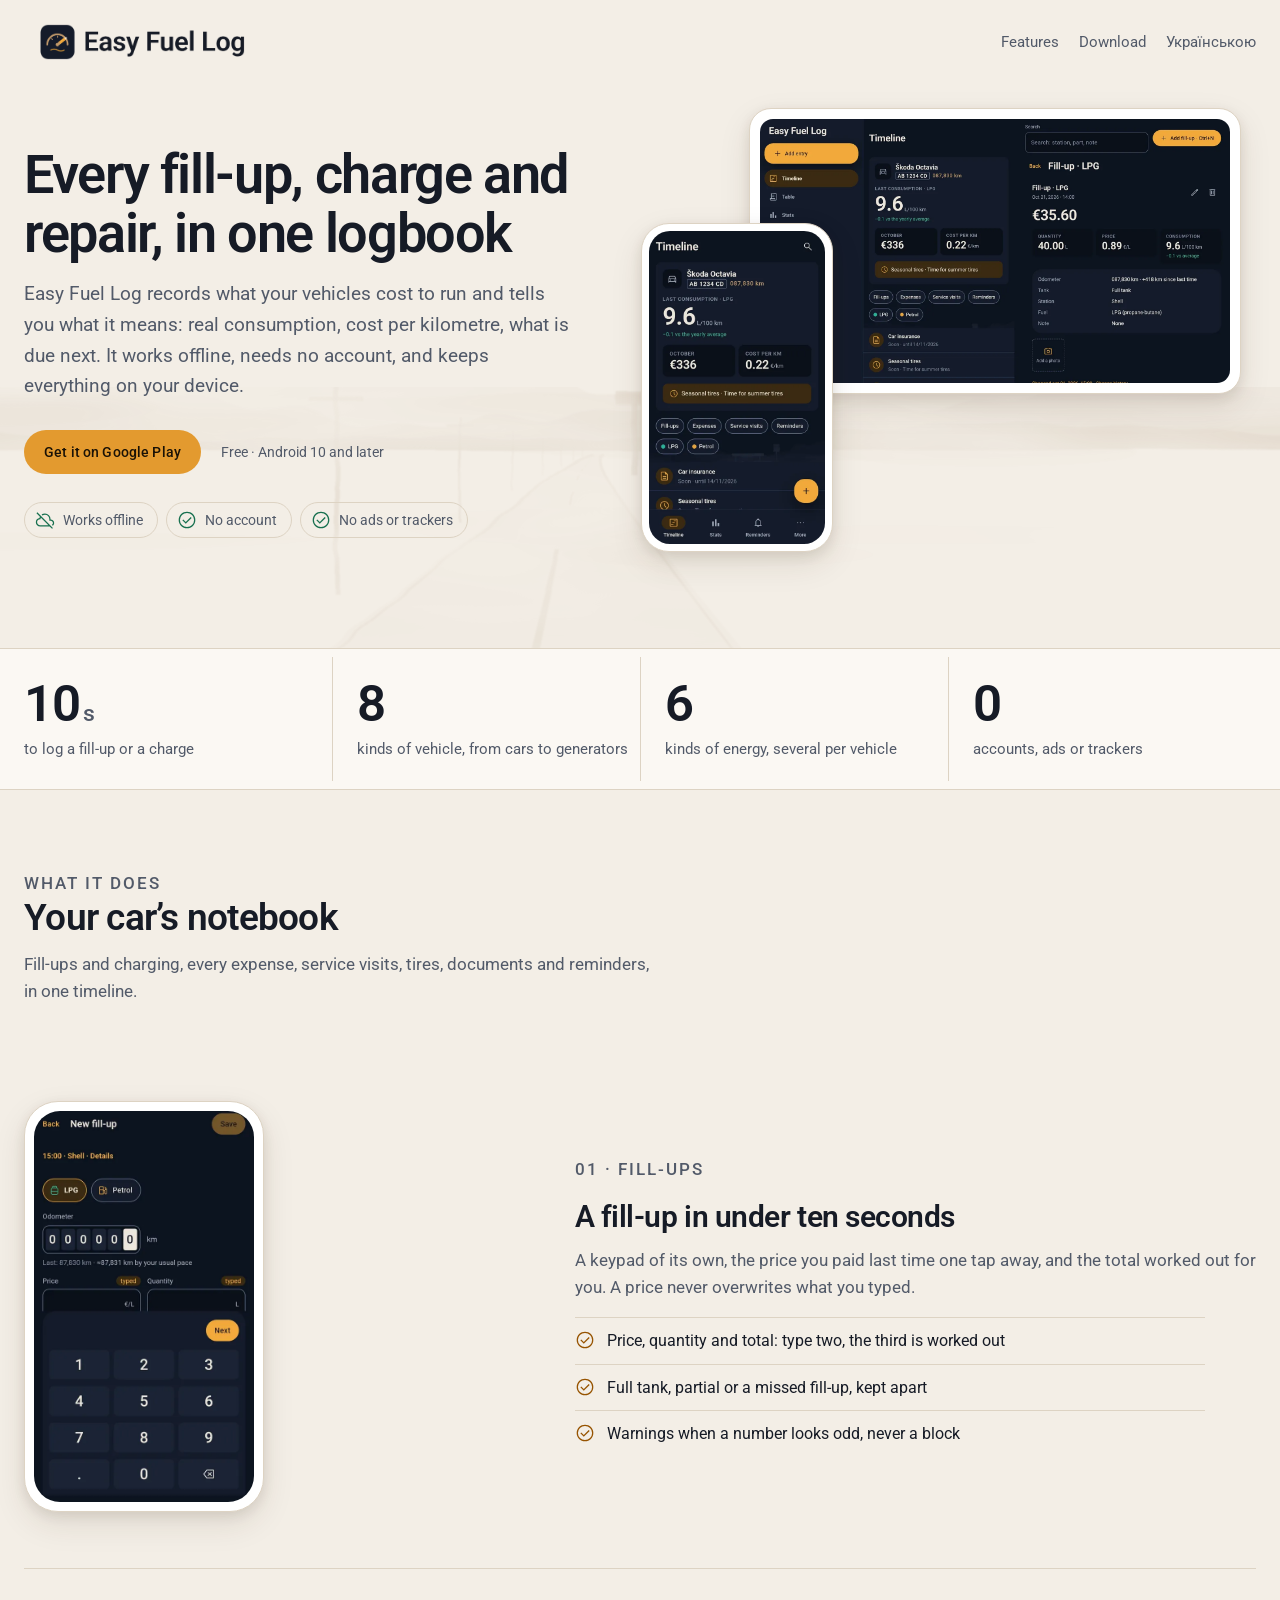
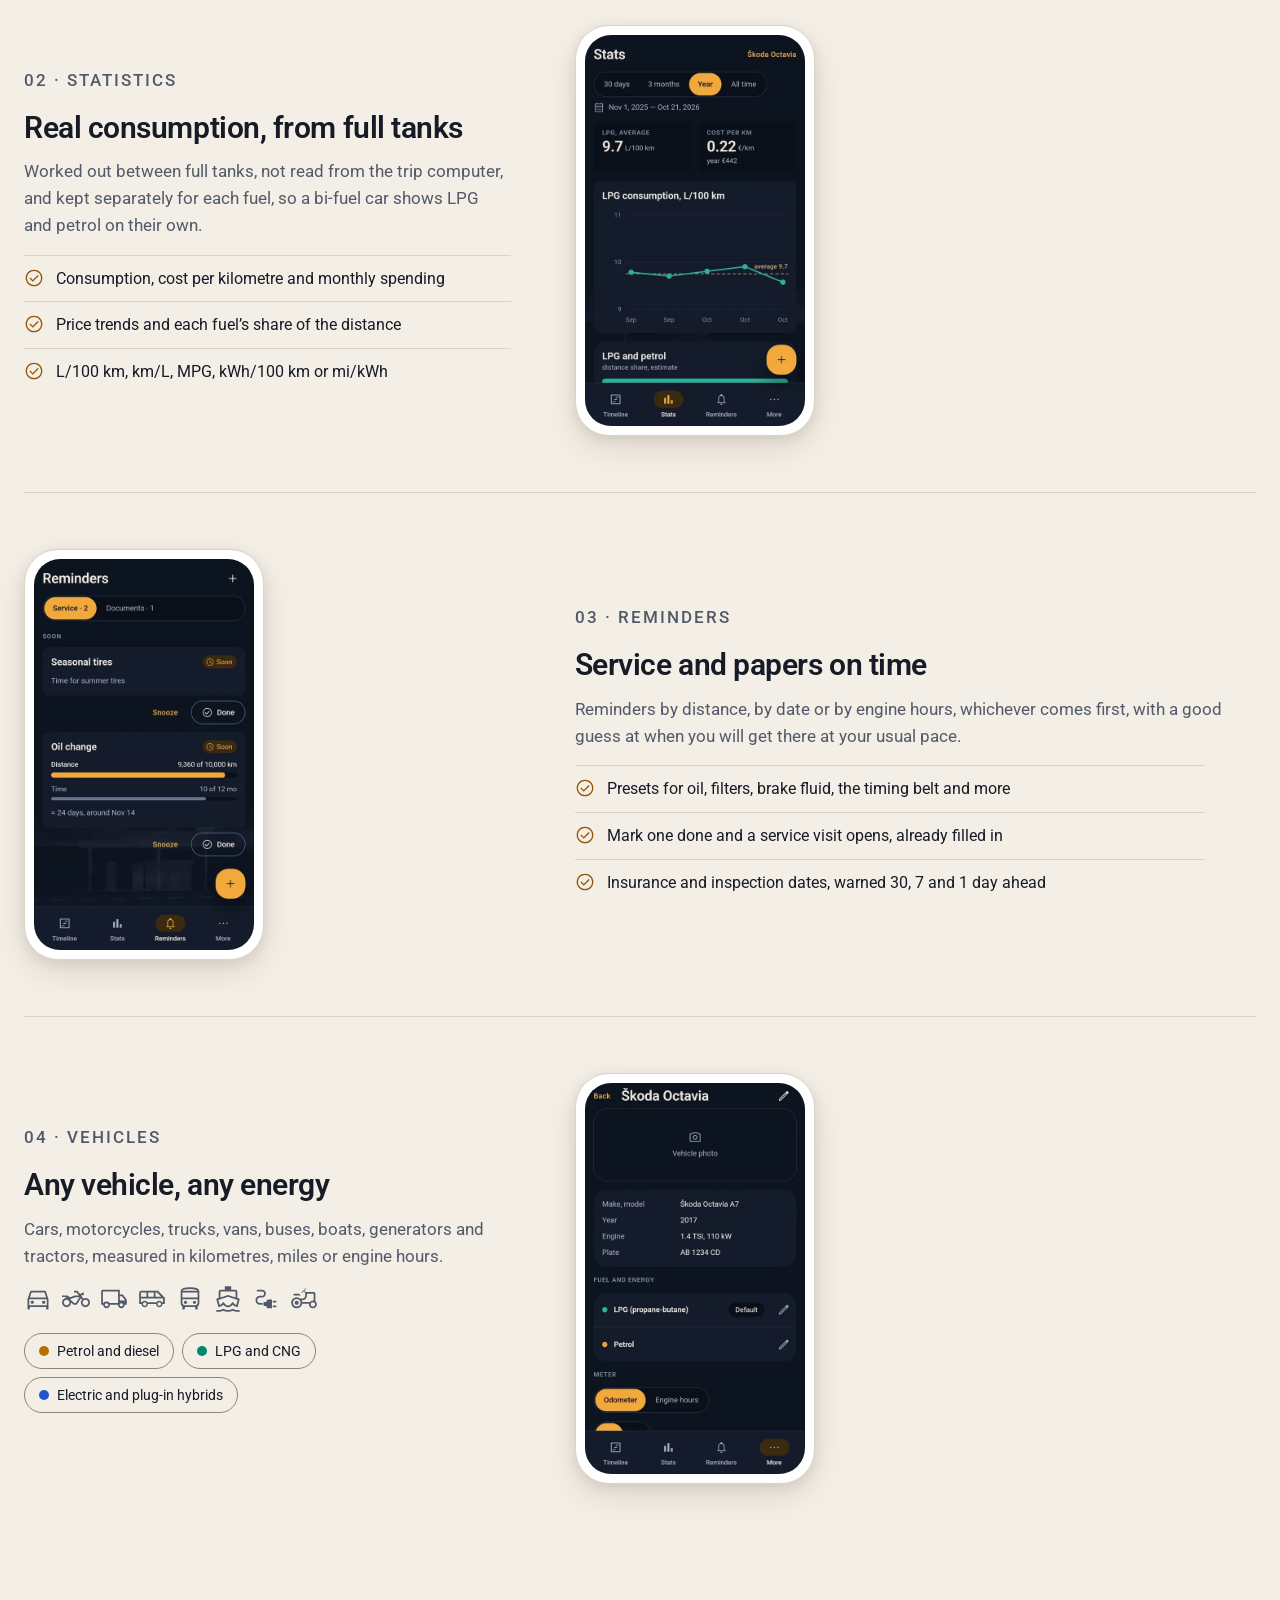
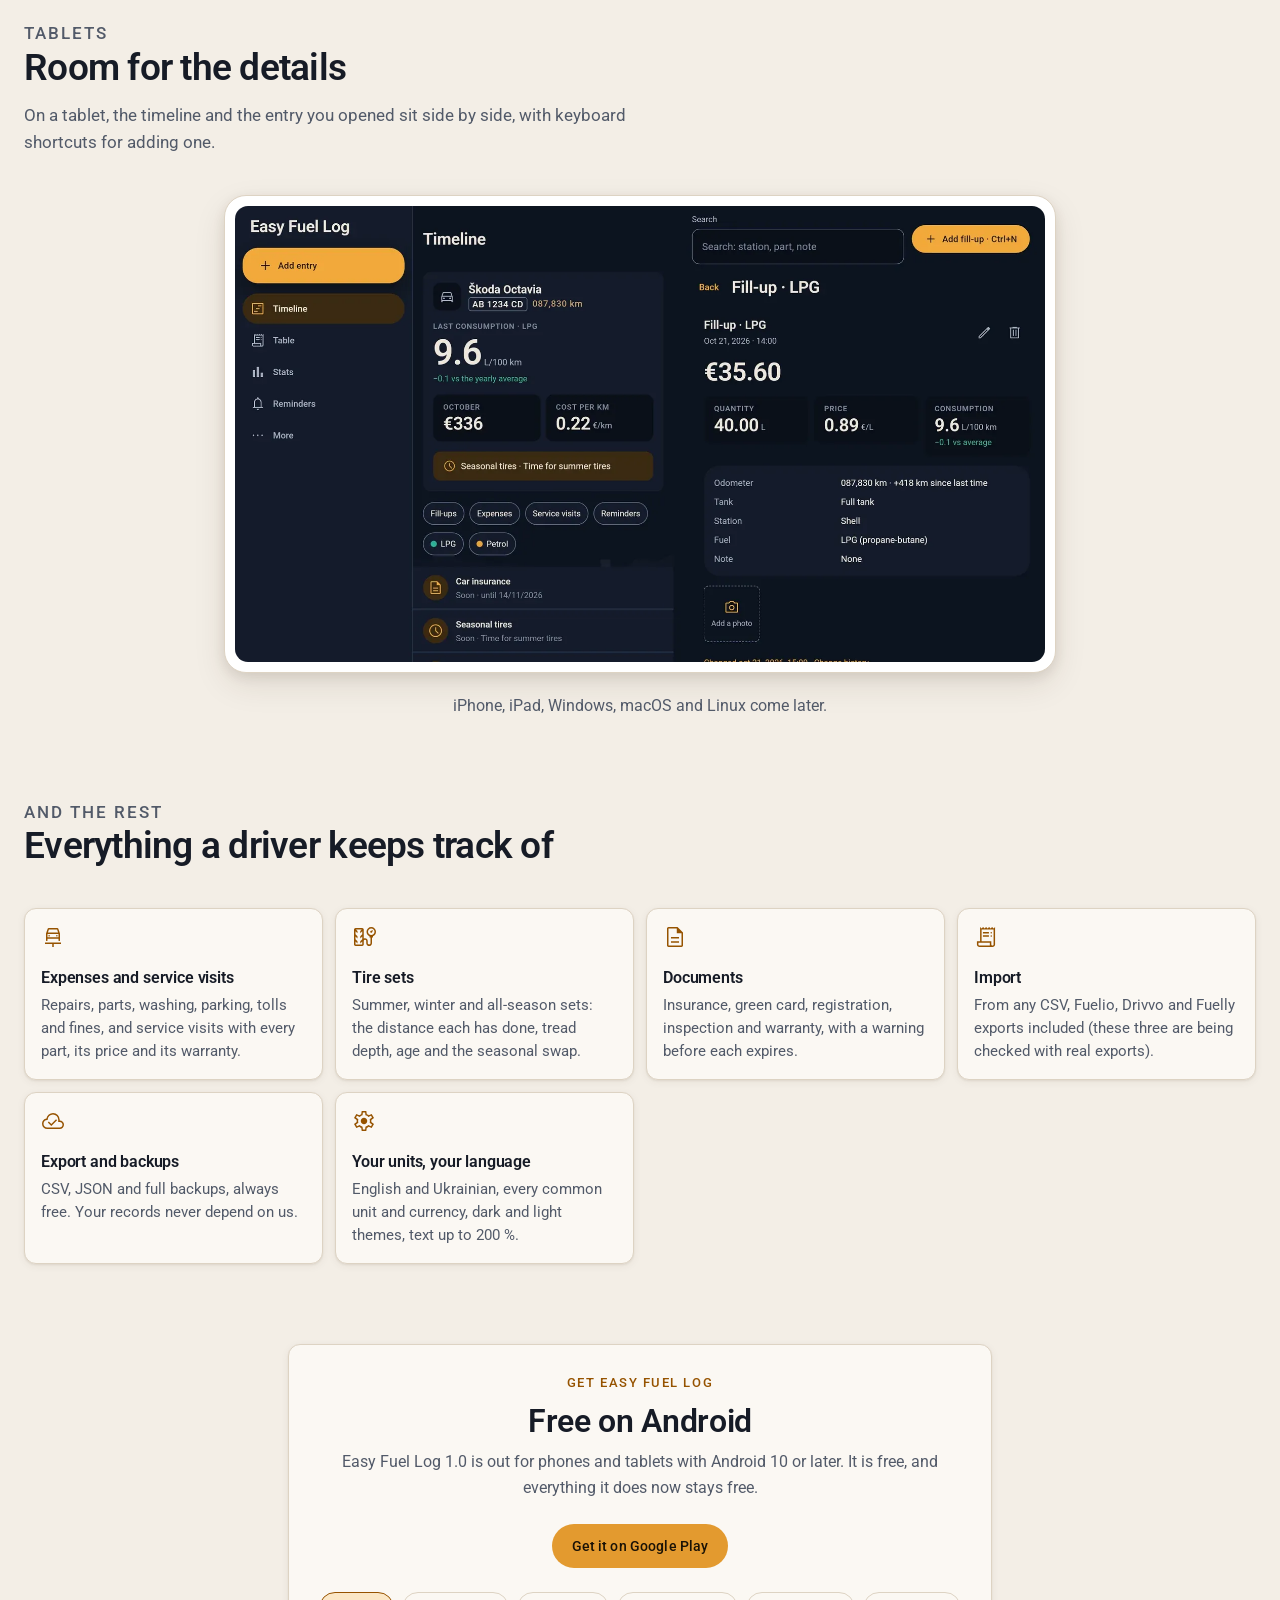
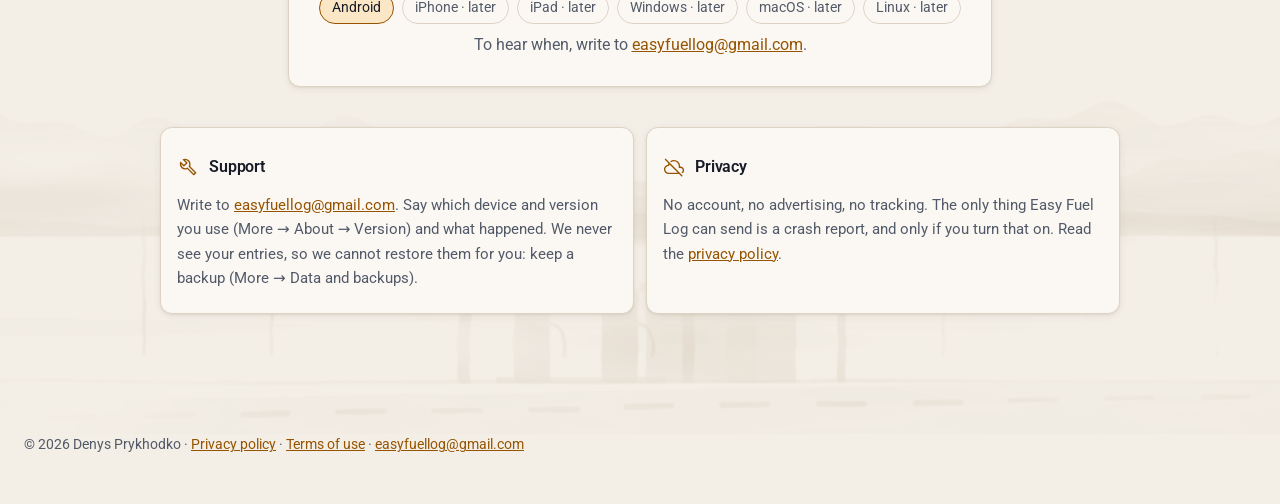
<file: index.html>
<!doctype html>
<html lang="en">
<head>
  <meta charset="utf-8">
  <meta name="viewport" content="width=device-width, initial-scale=1">
  <title>Easy Fuel Log: your car’s notebook</title>
  <meta name="description" content="A fuel, charging and vehicle-expense logbook that works offline, with no account, on Android, iPhone, iPad and desktop.">
  <meta property="og:type" content="website">
  <meta property="og:site_name" content="Easy Fuel Log">
  <meta property="og:locale" content="en_US">
  <meta property="og:title" content="Easy Fuel Log">
  <meta property="og:description" content="A fuel, charging and vehicle-expense logbook that works offline, with no account, on Android, iPhone, iPad and desktop.">
  <meta property="og:url" content="https://ipuzzle.github.io/fuellog-site/">
  <meta property="og:image" content="https://ipuzzle.github.io/fuellog-site/assets/og-en.png">
  <meta property="og:image:width" content="1200">
  <meta property="og:image:height" content="630">
  <meta property="og:image:alt" content="Easy Fuel Log: your car’s notebook">
  <meta name="twitter:card" content="summary_large_image">
  <link rel="icon" href="assets/favicon.ico" sizes="32x32">
  <link rel="icon" href="assets/favicon.svg" type="image/svg+xml">
  <link rel="apple-touch-icon" href="assets/apple-touch-icon.png">
  <link rel="stylesheet" href="assets/site.css">
  <link rel="preload" href="assets/screens/en/timeline.webp" as="image" type="image/webp">
  <link rel="alternate" hreflang="en" href="https://ipuzzle.github.io/fuellog-site/">
  <link rel="alternate" hreflang="uk" href="https://ipuzzle.github.io/fuellog-site/uk/">
</head>
<body class="home">
<header>
  <a class="name" href="./"><picture><source srcset="assets/logo-on-light.png" media="(prefers-color-scheme: light)"><img src="assets/logo-on-dark.png" alt="Easy Fuel Log" width="1200" height="179"></picture></a>
  <nav aria-label="Site">
    <a class="hide-s" href="#features">Features</a>
    <a class="hide-s" href="#get">Download</a>
    <a href="uk/" lang="uk" hreflang="uk">Українською</a>
  </nav>
</header>

<main>
  <section class="hero haze haze-roadside">
    <div class="wrap">
      <div>
        <h1>Every fill-up, charge and repair, in one logbook</h1>
        <p class="lead">Easy Fuel Log records what your vehicles cost to run and tells you what it means: real consumption, cost per kilometre, what is due next. It works offline, needs no account, and keeps everything on your device.</p>
        <div class="actions">
          <a class="button" href="https://play.google.com/store/apps/details?id=com.ipuzzle.easyfuellog">Get it on Google Play</a>
          <span class="muted">Free · Android 10 and later</span>
        </div>
        <ul class="facts">
          <li><span class="ic i-offline" aria-hidden="true"></span>Works offline</li>
          <li><span class="ic i-done" aria-hidden="true"></span>No account</li>
          <li><span class="ic i-done" aria-hidden="true"></span>No ads or trackers</li>
        </ul>
      </div>
      <div class="stage">
        <span class="tablet"><img src="assets/screens/en/tablet.webp" width="1600" height="900" alt="The timeline on a tablet: the vehicle’s last consumption and this month’s spending, with a fill-up opened beside it"></span>
        <span class="phone"><img src="assets/screens/en/timeline.webp" width="540" height="960" alt="The timeline on a phone: last consumption 9.6 L/100 km, €336 in October, 0.22 €/km, and a reminder that summer tires are due"></span>
      </div>
    </div>
  </section>

  <section class="figures" aria-label="At a glance">
    <ul class="wrap">
      <li><b>10<small>s</small></b><span>to log a fill-up or a charge</span></li>
      <li><b>8</b><span>kinds of vehicle, from cars to generators</span></li>
      <li><b>6</b><span>kinds of energy, several per vehicle</span></li>
      <li><b>0</b><span>accounts, ads or trackers</span></li>
    </ul>
  </section>

  <section class="section" id="features">
    <div class="wrap">
      <div class="section-head">
        <p class="label">What it does</p>
        <h2>Your car’s notebook</h2>
        <p>Fill-ups and charging, every expense, service visits, tires, documents and reminders, in one timeline.</p>
      </div>

      <article class="feature">
        <div class="shot"><span class="phone"><img src="assets/screens/en/fillup.webp" width="540" height="960" loading="lazy" alt="The new fill-up form: LPG selected, the odometer counter, price and quantity typed, the total worked out, and a keypad"></span></div>
        <div>
          <p class="label">01 · Fill-ups</p>
          <h3>A fill-up in under ten seconds</h3>
          <p>A keypad of its own, the price you paid last time one tap away, and the total worked out for you. A price never overwrites what you typed.</p>
          <ul class="ticks">
            <li>Price, quantity and total: type two, the third is worked out</li>
            <li>Full tank, partial or a missed fill-up, kept apart</li>
            <li>Warnings when a number looks odd, never a block</li>
          </ul>
        </div>
      </article>

      <article class="feature flip">
        <div class="shot"><span class="phone"><img src="assets/screens/en/stats.webp" width="540" height="960" loading="lazy" alt="Statistics for the year: LPG average 9.7 L/100 km, cost 0.22 €/km, and a consumption chart against the average line"></span></div>
        <div>
          <p class="label">02 · Statistics</p>
          <h3>Real consumption, from full tanks</h3>
          <p>Worked out between full tanks, not read from the trip computer, and kept separately for each fuel, so a bi-fuel car shows LPG and petrol on their own.</p>
          <ul class="ticks">
            <li>Consumption, cost per kilometre and monthly spending</li>
            <li>Price trends and each fuel’s share of the distance</li>
            <li>L/100 km, km/L, MPG, kWh/100 km or mi/kWh</li>
          </ul>
        </div>
      </article>

      <article class="feature">
        <div class="shot"><span class="phone"><img src="assets/screens/en/reminders.webp" width="540" height="960" loading="lazy" alt="Service reminders: seasonal tires, and an oil change at 9,360 of 10,000 km, about 24 days away"></span></div>
        <div>
          <p class="label">03 · Reminders</p>
          <h3>Service and papers on time</h3>
          <p>Reminders by distance, by date or by engine hours, whichever comes first, with a good guess at when you will get there at your usual pace.</p>
          <ul class="ticks">
            <li>Presets for oil, filters, brake fluid, the timing belt and more</li>
            <li>Mark one done and a service visit opens, already filled in</li>
            <li>Insurance and inspection dates, warned 30, 7 and 1 day ahead</li>
          </ul>
        </div>
      </article>

      <article class="feature flip">
        <div class="shot"><span class="phone"><img src="assets/screens/en/vehicle.webp" width="540" height="960" loading="lazy" alt="A vehicle’s profile: make, model, year, engine and plate, with LPG and petrol as its two kinds of energy and the odometer as its meter"></span></div>
        <div>
          <p class="label">04 · Vehicles</p>
          <h3>Any vehicle, any energy</h3>
          <p>Cars, motorcycles, trucks, vans, buses, boats, generators and tractors, measured in kilometres, miles or engine hours.</p>
          <div class="vehicles" aria-hidden="true">
            <span class="ic i-car"></span>
            <span class="ic i-motorcycle"></span>
            <span class="ic i-truck"></span>
            <span class="ic i-van"></span>
            <span class="ic i-bus"></span>
            <span class="ic i-boat"></span>
            <span class="ic i-generator"></span>
            <span class="ic i-tractor"></span>
          </div>
          <ul class="energies">
            <li style="--dot:var(--energy-petrol)">Petrol and diesel</li>
            <li style="--dot:var(--energy-lpg)">LPG and CNG</li>
            <li style="--dot:var(--energy-electric)">Electric and plug-in hybrids</li>
          </ul>
        </div>
      </article>
    </div>
  </section>

  <section class="section big">
    <div class="wrap">
      <div class="section-head">
        <p class="label">Tablets</p>
        <h2>Room for the details</h2>
        <p>On a tablet, the timeline and the entry you opened sit side by side, with keyboard shortcuts for adding one.</p>
      </div>
      <span class="tablet"><img src="assets/screens/en/tablet.webp" width="1600" height="900" loading="lazy" alt="The timeline on a tablet with a fill-up opened beside it: €1,399.60 for 40.00 L of LPG at 34.99 per litre"></span>
      <p class="note">iPhone, iPad, Windows, macOS and Linux come later.</p>
    </div>
  </section>

  <section class="section">
    <div class="wrap">
      <div class="section-head">
        <p class="label">And the rest</p>
        <h2>Everything a driver keeps track of</h2>
      </div>
      <ul class="tiles">
        <li>
          <span class="ic i-repair" aria-hidden="true"></span>
          <h3>Expenses and service visits</h3>
          <p>Repairs, parts, washing, parking, tolls and fines, and service visits with every part, its price and its warranty.</p>
        </li>
        <li>
          <span class="ic i-tires" aria-hidden="true"></span>
          <h3>Tire sets</h3>
          <p>Summer, winter and all-season sets: the distance each has done, tread depth, age and the seasonal swap.</p>
        </li>
        <li>
          <span class="ic i-documents" aria-hidden="true"></span>
          <h3>Documents</h3>
          <p>Insurance, green card, registration, inspection and warranty, with a warning before each expires.</p>
        </li>
        <li>
          <span class="ic i-receipt" aria-hidden="true"></span>
          <h3>Import</h3>
          <p>From any CSV, Fuelio, Drivvo and Fuelly exports included (these three are being checked with real exports).</p>
        </li>
        <li>
          <span class="ic i-synced" aria-hidden="true"></span>
          <h3>Export and backups</h3>
          <p>CSV, JSON and full backups, always free. Your records never depend on us.</p>
        </li>
        <li>
          <span class="ic i-settings" aria-hidden="true"></span>
          <h3>Your units, your language</h3>
          <p>English and Ukrainian, every common unit and currency, dark and light themes, text up to 200 %.</p>
        </li>
      </ul>
    </div>
  </section>

  <section class="get haze haze-station" id="get">
    <div class="wrap">
      <div class="card">
        <p class="label">Get Easy Fuel Log</p>
        <h2>Free on Android</h2>
        <p class="muted">Easy Fuel Log 1.0 is out for phones and tablets with Android 10 or later. It is free, and everything it does now stays free.</p>
        <a class="button" href="https://play.google.com/store/apps/details?id=com.ipuzzle.easyfuellog">Get it on Google Play</a>
        <ul class="platforms" aria-label="Platforms">
          <li class="now">Android</li>
          <li>iPhone · later</li>
          <li>iPad · later</li>
          <li>Windows · later</li>
          <li>macOS · later</li>
          <li>Linux · later</li>
        </ul>
        <p class="muted">To hear when, write to <a href="mailto:easyfuellog@gmail.com?subject=Easy%20Fuel%20Log%20on%20other%20devices">easyfuellog@gmail.com</a>.</p>
      </div>

      <div class="pair">
        <div id="support">
          <h3><span class="ic i-maintenance" aria-hidden="true"></span>Support</h3>
          <p>Write to <a href="mailto:easyfuellog@gmail.com">easyfuellog@gmail.com</a>. Say which device and version you use (More → About → Version) and what happened. We never see your entries, so we cannot restore them for you: keep a backup (More → Data and backups).</p>
        </div>
        <div id="privacy">
          <h3><span class="ic i-offline" aria-hidden="true"></span>Privacy</h3>
          <p>No account, no advertising, no tracking. The only thing Easy Fuel Log can send is a crash report, and only if you turn that on. Read the <a href="privacy/">privacy policy</a>.</p>
        </div>
      </div>
    </div>
  </section>
</main>

<footer>
  © 2026 Denys Prykhodko · <a href="privacy/">Privacy policy</a> · <a href="terms/">Terms of use</a> · <a href="mailto:easyfuellog@gmail.com">easyfuellog@gmail.com</a>
</footer>
</body>
</html>
</file>
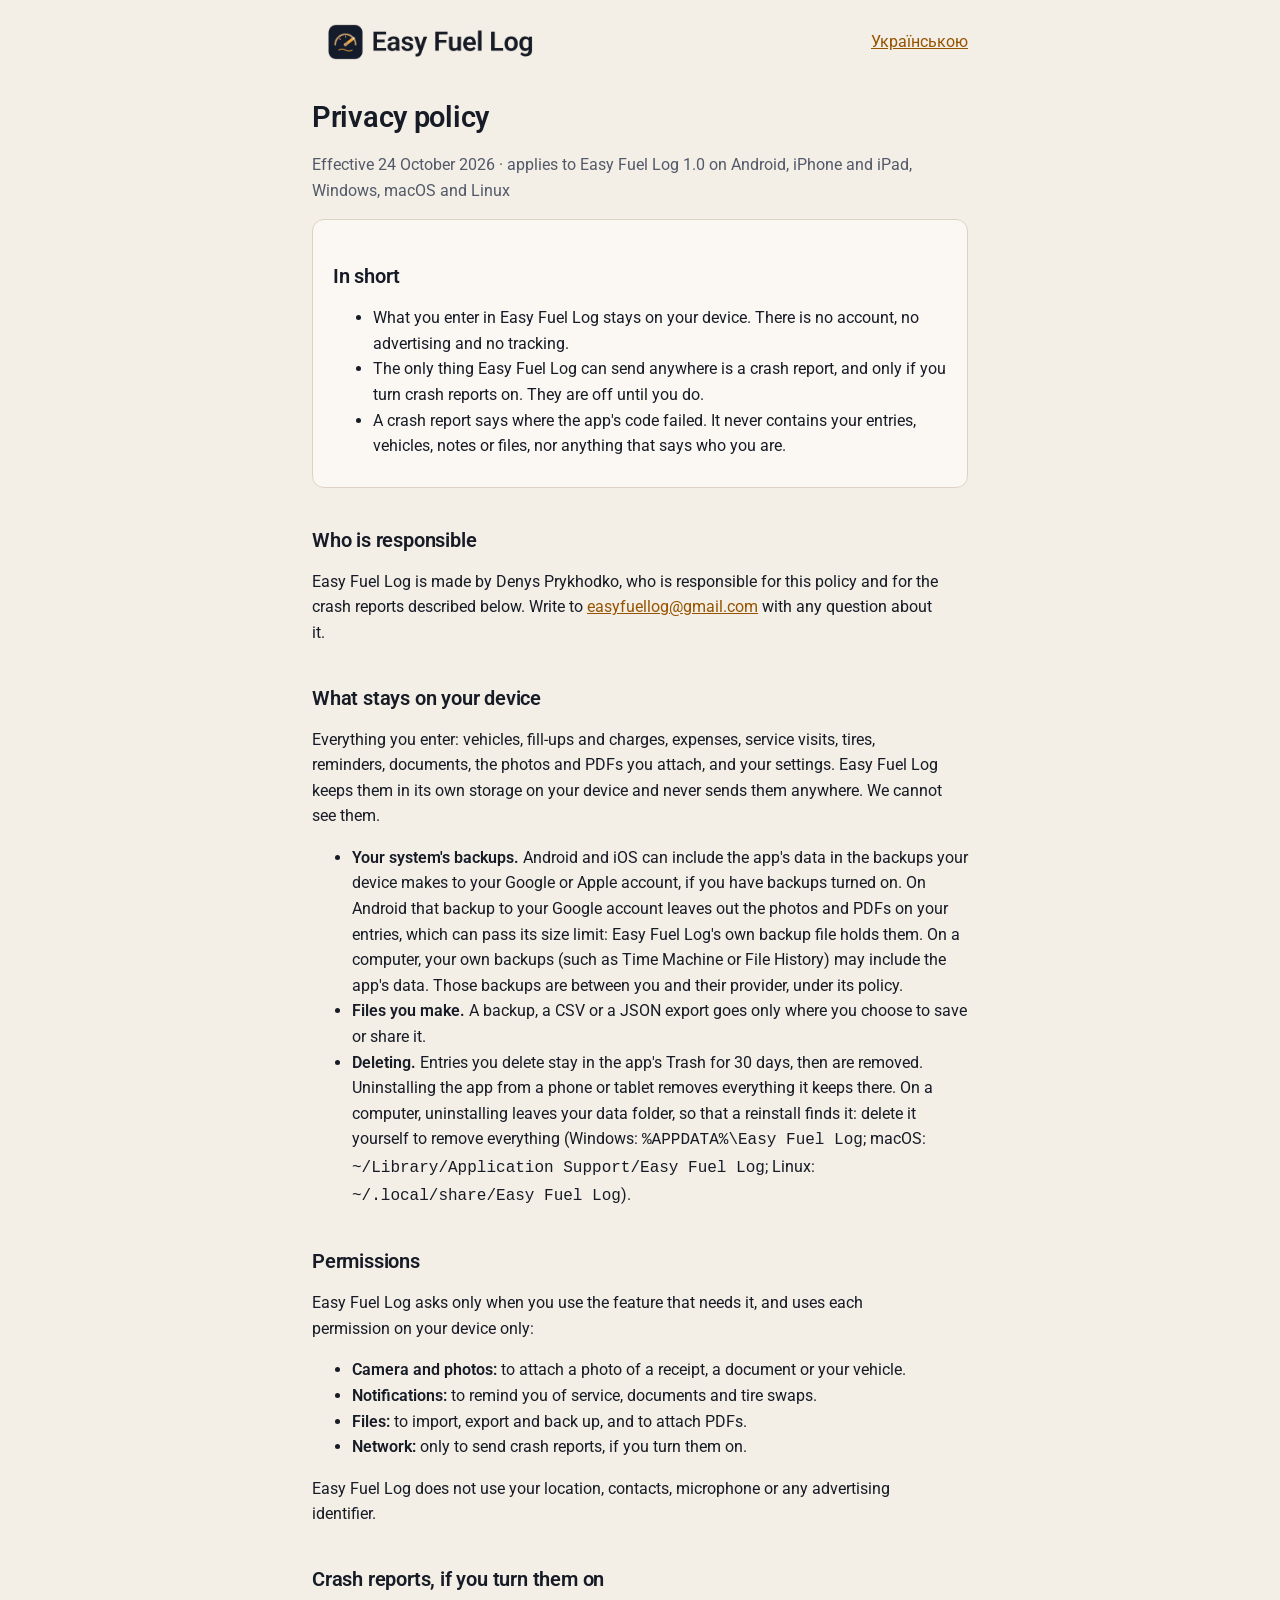
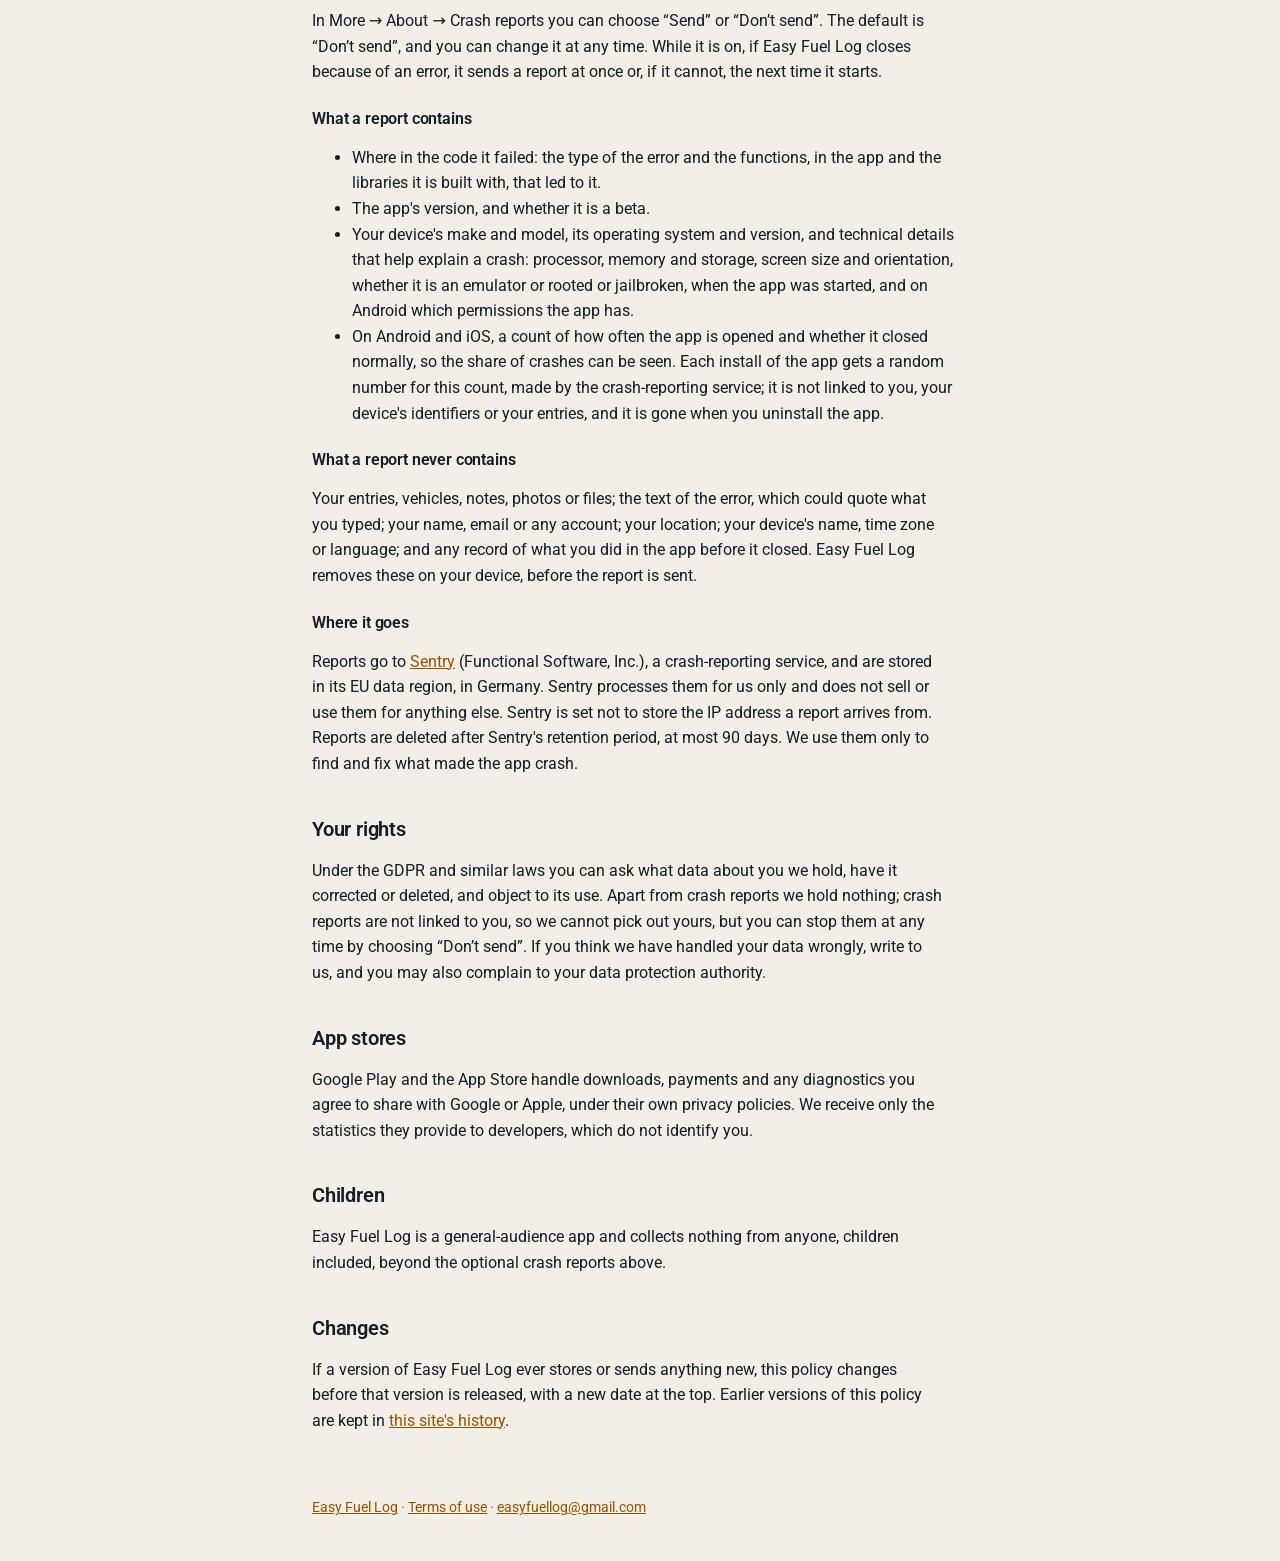
<file: privacy/index.html>
<!doctype html>
<html lang="en">
<head>
  <meta charset="utf-8">
  <meta name="viewport" content="width=device-width, initial-scale=1">
  <title>Privacy policy · Easy Fuel Log</title>
  <meta name="description" content="Easy Fuel Log keeps what you enter on your device. The only thing it can send is a crash report, and only if you turn that on.">
  <meta property="og:type" content="website">
  <meta property="og:site_name" content="Easy Fuel Log">
  <meta property="og:locale" content="en_US">
  <meta property="og:title" content="Privacy policy · Easy Fuel Log">
  <meta property="og:description" content="Easy Fuel Log keeps what you enter on your device. The only thing it can send is a crash report, and only if you turn that on.">
  <meta property="og:url" content="https://ipuzzle.github.io/fuellog-site/privacy/">
  <meta property="og:image" content="https://ipuzzle.github.io/fuellog-site/assets/og-en.png">
  <meta property="og:image:width" content="1200">
  <meta property="og:image:height" content="630">
  <meta property="og:image:alt" content="Easy Fuel Log: your car’s notebook">
  <meta name="twitter:card" content="summary_large_image">
  <link rel="icon" href="../assets/favicon.ico" sizes="32x32">
  <link rel="icon" href="../assets/favicon.svg" type="image/svg+xml">
  <link rel="apple-touch-icon" href="../assets/apple-touch-icon.png">
  <link rel="stylesheet" href="../assets/site.css">
  <link rel="alternate" hreflang="en" href="https://ipuzzle.github.io/fuellog-site/privacy/">
  <link rel="alternate" hreflang="uk" href="https://ipuzzle.github.io/fuellog-site/uk/privacy/">
</head>
<body>
<header>
  <a class="name" href="../"><picture><source srcset="../assets/logo-on-light.png" media="(prefers-color-scheme: light)"><img src="../assets/logo-on-dark.png" alt="Easy Fuel Log" width="1200" height="179"></picture></a>
  <a href="../uk/privacy/" lang="uk">Українською</a>
</header>
<main>
  <h1>Privacy policy</h1>
  <p class="muted">Effective 24 October 2026 · applies to Easy Fuel Log 1.0 on Android, iPhone and iPad, Windows, macOS and Linux</p>

  <div class="card">
    <h2>In short</h2>
    <ul>
      <li>What you enter in Easy Fuel Log stays on your device. There is no account, no advertising and no tracking.</li>
      <li>The only thing Easy Fuel Log can send anywhere is a crash report, and only if you turn crash reports on. They are off until you do.</li>
      <li>A crash report says where the app's code failed. It never contains your entries, vehicles, notes or files, nor anything that says who you are.</li>
    </ul>
  </div>

  <h2>Who is responsible</h2>
  <p>Easy Fuel Log is made by Denys Prykhodko, who is responsible for this policy and for the crash reports described below. Write to <a href="mailto:easyfuellog@gmail.com">easyfuellog@gmail.com</a> with any question about it.</p>

  <h2>What stays on your device</h2>
  <p>Everything you enter: vehicles, fill-ups and charges, expenses, service visits, tires, reminders, documents, the photos and PDFs you attach, and your settings. Easy Fuel Log keeps them in its own storage on your device and never sends them anywhere. We cannot see them.</p>
  <ul>
    <li><strong>Your system's backups.</strong> Android and iOS can include the app's data in the backups your device makes to your Google or Apple account, if you have backups turned on. On Android that backup to your Google account leaves out the photos and PDFs on your entries, which can pass its size limit: Easy Fuel Log's own backup file holds them. On a computer, your own backups (such as Time Machine or File History) may include the app's data. Those backups are between you and their provider, under its policy.</li>
    <li><strong>Files you make.</strong> A backup, a CSV or a JSON export goes only where you choose to save or share it.</li>
    <li><strong>Deleting.</strong> Entries you delete stay in the app's Trash for 30 days, then are removed. Uninstalling the app from a phone or tablet removes everything it keeps there. On a computer, uninstalling leaves your data folder, so that a reinstall finds it: delete it yourself to remove everything (Windows: <code>%APPDATA%\Easy Fuel Log</code>; macOS: <code>~/Library/Application Support/Easy Fuel Log</code>; Linux: <code>~/.local/share/Easy Fuel Log</code>).</li>
  </ul>

  <h2>Permissions</h2>
  <p>Easy Fuel Log asks only when you use the feature that needs it, and uses each permission on your device only:</p>
  <ul>
    <li><strong>Camera and photos:</strong> to attach a photo of a receipt, a document or your vehicle.</li>
    <li><strong>Notifications:</strong> to remind you of service, documents and tire swaps.</li>
    <li><strong>Files:</strong> to import, export and back up, and to attach PDFs.</li>
    <li><strong>Network:</strong> only to send crash reports, if you turn them on.</li>
  </ul>
  <p>Easy Fuel Log does not use your location, contacts, microphone or any advertising identifier.</p>

  <h2>Crash reports, if you turn them on</h2>
  <p>In More → About → Crash reports you can choose “Send” or “Don’t send”. The default is “Don’t send”, and you can change it at any time. While it is on, if Easy Fuel Log closes because of an error, it sends a report at once or, if it cannot, the next time it starts.</p>
  <h3>What a report contains</h3>
  <ul>
    <li>Where in the code it failed: the type of the error and the functions, in the app and the libraries it is built with, that led to it.</li>
    <li>The app's version, and whether it is a beta.</li>
    <li>Your device's make and model, its operating system and version, and technical details that help explain a crash: processor, memory and storage, screen size and orientation, whether it is an emulator or rooted or jailbroken, when the app was started, and on Android which permissions the app has.</li>
    <li>On Android and iOS, a count of how often the app is opened and whether it closed normally, so the share of crashes can be seen. Each install of the app gets a random number for this count, made by the crash-reporting service; it is not linked to you, your device's identifiers or your entries, and it is gone when you uninstall the app.</li>
  </ul>
  <h3>What a report never contains</h3>
  <p>Your entries, vehicles, notes, photos or files; the text of the error, which could quote what you typed; your name, email or any account; your location; your device's name, time zone or language; and any record of what you did in the app before it closed. Easy Fuel Log removes these on your device, before the report is sent.</p>
  <h3>Where it goes</h3>
  <p>Reports go to <a href="https://sentry.io/privacy/">Sentry</a> (Functional Software, Inc.), a crash-reporting service, and are stored in its EU data region, in Germany. Sentry processes them for us only and does not sell or use them for anything else. Sentry is set not to store the IP address a report arrives from. Reports are deleted after Sentry's retention period, at most 90 days. We use them only to find and fix what made the app crash.</p>

  <h2>Your rights</h2>
  <p>Under the GDPR and similar laws you can ask what data about you we hold, have it corrected or deleted, and object to its use. Apart from crash reports we hold nothing; crash reports are not linked to you, so we cannot pick out yours, but you can stop them at any time by choosing “Don’t send”. If you think we have handled your data wrongly, write to us, and you may also complain to your data protection authority.</p>

  <h2>App stores</h2>
  <p>Google Play and the App Store handle downloads, payments and any diagnostics you agree to share with Google or Apple, under their own privacy policies. We receive only the statistics they provide to developers, which do not identify you.</p>

  <h2>Children</h2>
  <p>Easy Fuel Log is a general-audience app and collects nothing from anyone, children included, beyond the optional crash reports above.</p>

  <h2>Changes</h2>
  <p>If a version of Easy Fuel Log ever stores or sends anything new, this policy changes before that version is released, with a new date at the top. Earlier versions of this policy are kept in <a href="https://github.com/iPuzzle/fuellog-site/commits/main/privacy/index.html">this site's history</a>.</p>
</main>
<footer>
  <a href="../">Easy Fuel Log</a> · <a href="../terms/">Terms of use</a> · <a href="mailto:easyfuellog@gmail.com">easyfuellog@gmail.com</a>
</footer>
</body>
</html>
</file>
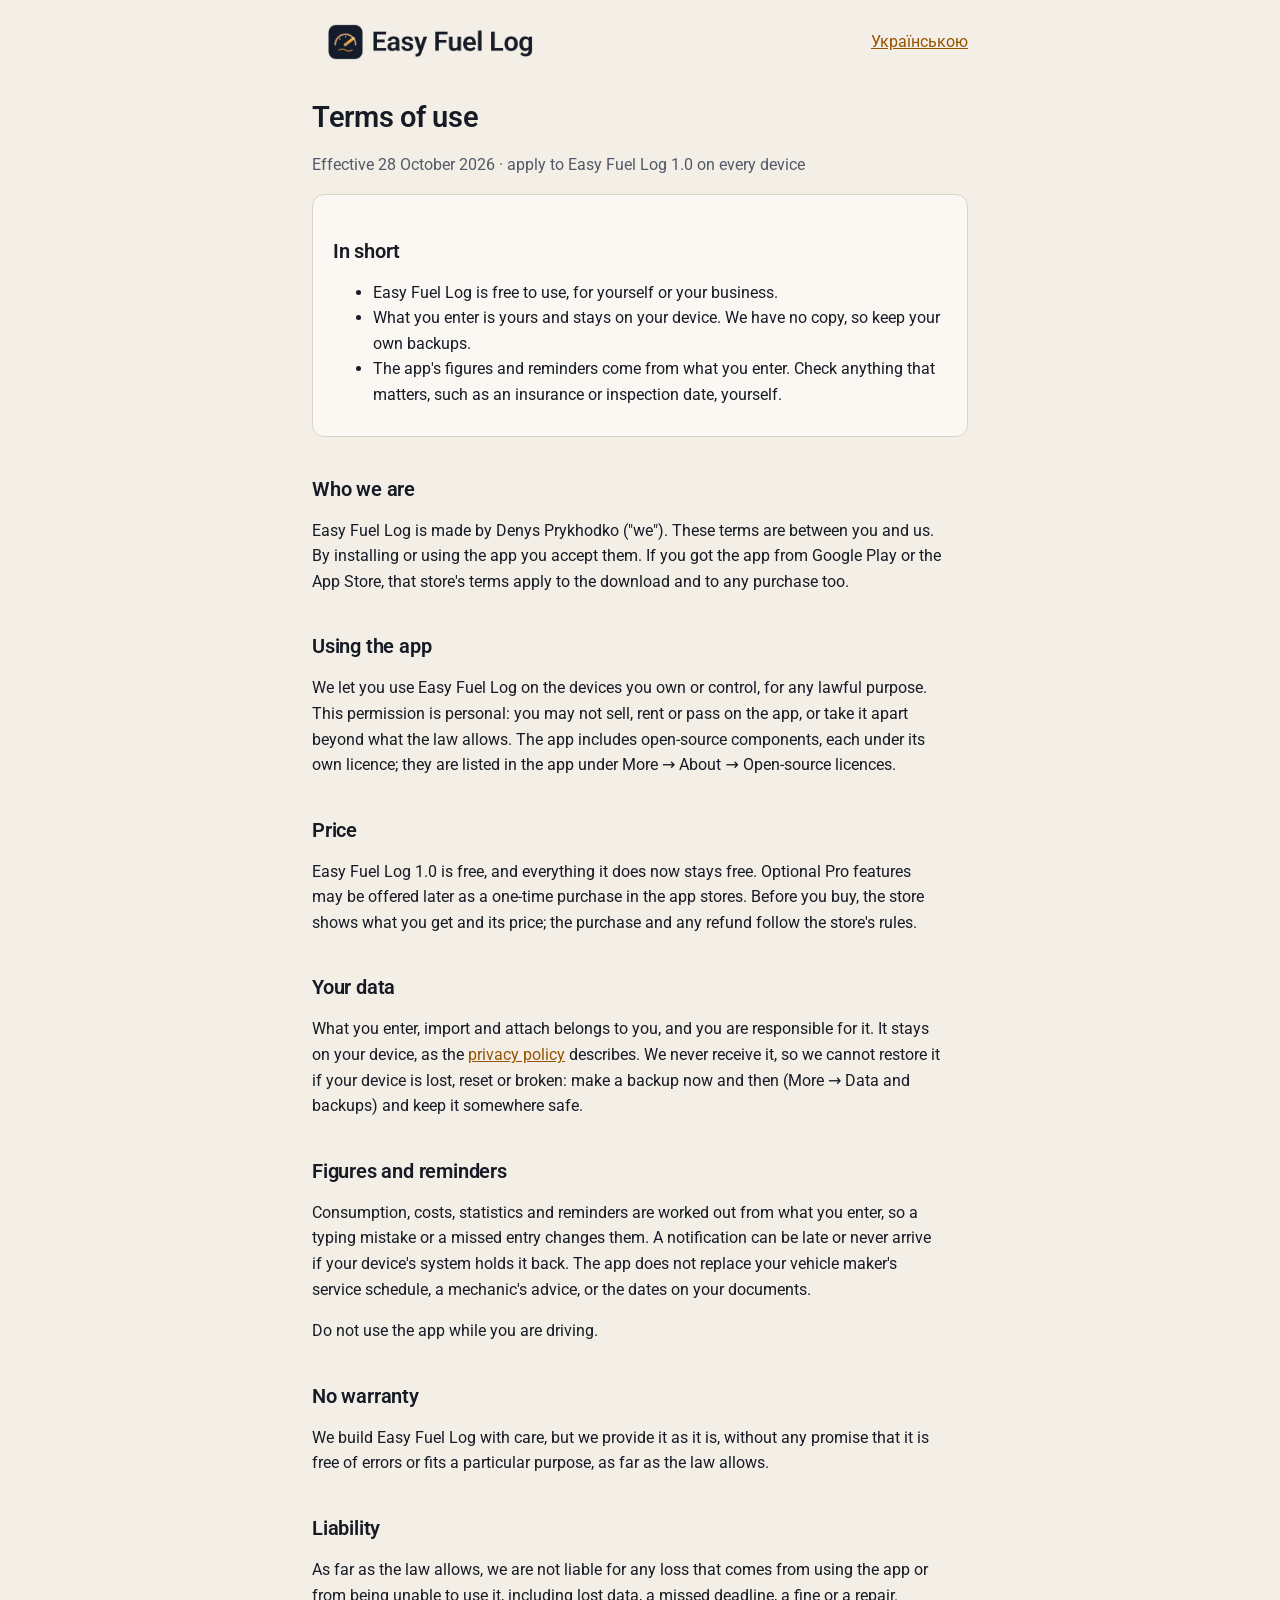
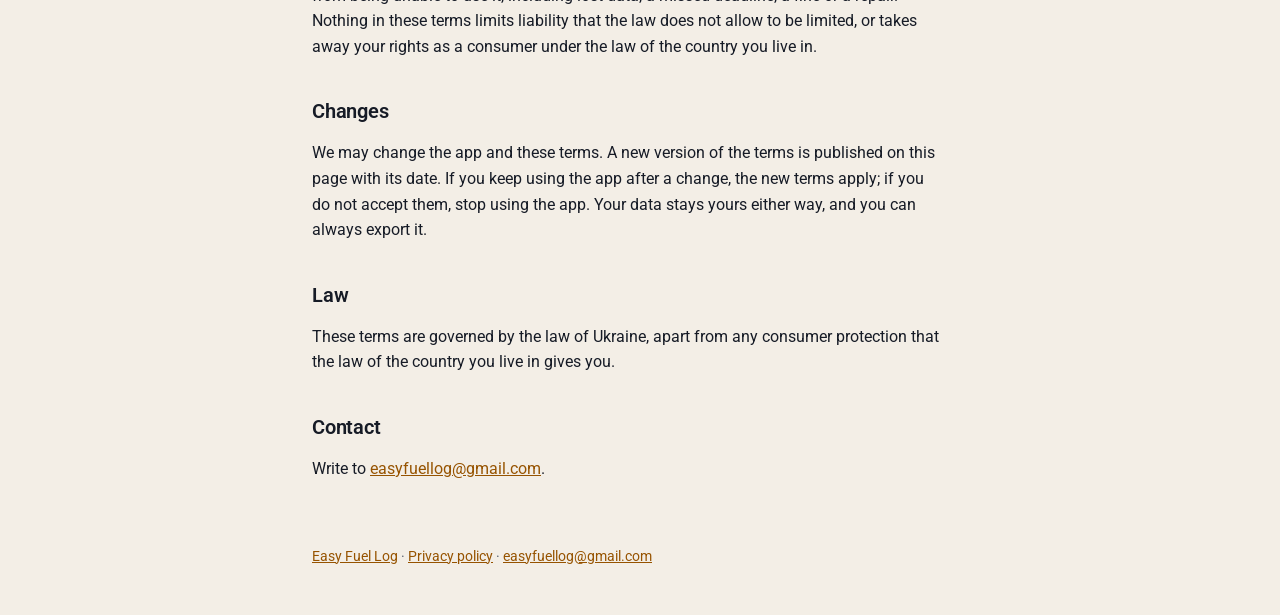
<file: terms/index.html>
<!doctype html>
<html lang="en">
<head>
  <meta charset="utf-8">
  <meta name="viewport" content="width=device-width, initial-scale=1">
  <title>Terms of use · Easy Fuel Log</title>
  <meta name="description" content="The terms for using Easy Fuel Log: free, your data stays yours, and what the app can and cannot promise.">
  <meta property="og:type" content="website">
  <meta property="og:site_name" content="Easy Fuel Log">
  <meta property="og:locale" content="en_US">
  <meta property="og:title" content="Terms of use · Easy Fuel Log">
  <meta property="og:description" content="The terms for using Easy Fuel Log: free, your data stays yours, and what the app can and cannot promise.">
  <meta property="og:url" content="https://ipuzzle.github.io/fuellog-site/terms/">
  <meta property="og:image" content="https://ipuzzle.github.io/fuellog-site/assets/og-en.png">
  <meta property="og:image:width" content="1200">
  <meta property="og:image:height" content="630">
  <meta property="og:image:alt" content="Easy Fuel Log: your car’s notebook">
  <meta name="twitter:card" content="summary_large_image">
  <link rel="icon" href="../assets/favicon.ico" sizes="32x32">
  <link rel="icon" href="../assets/favicon.svg" type="image/svg+xml">
  <link rel="apple-touch-icon" href="../assets/apple-touch-icon.png">
  <link rel="stylesheet" href="../assets/site.css">
  <link rel="alternate" hreflang="en" href="https://ipuzzle.github.io/fuellog-site/terms/">
  <link rel="alternate" hreflang="uk" href="https://ipuzzle.github.io/fuellog-site/uk/terms/">
</head>
<body>
<header>
  <a class="name" href="../"><picture><source srcset="../assets/logo-on-light.png" media="(prefers-color-scheme: light)"><img src="../assets/logo-on-dark.png" alt="Easy Fuel Log" width="1200" height="179"></picture></a>
  <a href="../uk/terms/" lang="uk">Українською</a>
</header>
<main>
  <h1>Terms of use</h1>
  <p class="muted">Effective 28 October 2026 · apply to Easy Fuel Log 1.0 on every device</p>

  <div class="card">
    <h2>In short</h2>
    <ul>
      <li>Easy Fuel Log is free to use, for yourself or your business.</li>
      <li>What you enter is yours and stays on your device. We have no copy, so keep your own backups.</li>
      <li>The app's figures and reminders come from what you enter. Check anything that matters, such as an insurance or inspection date, yourself.</li>
    </ul>
  </div>

  <h2>Who we are</h2>
  <p>Easy Fuel Log is made by Denys Prykhodko ("we"). These terms are between you and us. By installing or using the app you accept them. If you got the app from Google Play or the App Store, that store's terms apply to the download and to any purchase too.</p>

  <h2>Using the app</h2>
  <p>We let you use Easy Fuel Log on the devices you own or control, for any lawful purpose. This permission is personal: you may not sell, rent or pass on the app, or take it apart beyond what the law allows. The app includes open-source components, each under its own licence; they are listed in the app under More → About → Open-source licences.</p>

  <h2>Price</h2>
  <p>Easy Fuel Log 1.0 is free, and everything it does now stays free. Optional Pro features may be offered later as a one-time purchase in the app stores. Before you buy, the store shows what you get and its price; the purchase and any refund follow the store's rules.</p>

  <h2>Your data</h2>
  <p>What you enter, import and attach belongs to you, and you are responsible for it. It stays on your device, as the <a href="../privacy/">privacy policy</a> describes. We never receive it, so we cannot restore it if your device is lost, reset or broken: make a backup now and then (More → Data and backups) and keep it somewhere safe.</p>

  <h2>Figures and reminders</h2>
  <p>Consumption, costs, statistics and reminders are worked out from what you enter, so a typing mistake or a missed entry changes them. A notification can be late or never arrive if your device's system holds it back. The app does not replace your vehicle maker's service schedule, a mechanic's advice, or the dates on your documents.</p>
  <p>Do not use the app while you are driving.</p>

  <h2>No warranty</h2>
  <p>We build Easy Fuel Log with care, but we provide it as it is, without any promise that it is free of errors or fits a particular purpose, as far as the law allows.</p>

  <h2>Liability</h2>
  <p>As far as the law allows, we are not liable for any loss that comes from using the app or from being unable to use it, including lost data, a missed deadline, a fine or a repair. Nothing in these terms limits liability that the law does not allow to be limited, or takes away your rights as a consumer under the law of the country you live in.</p>

  <h2>Changes</h2>
  <p>We may change the app and these terms. A new version of the terms is published on this page with its date. If you keep using the app after a change, the new terms apply; if you do not accept them, stop using the app. Your data stays yours either way, and you can always export it.</p>

  <h2>Law</h2>
  <p>These terms are governed by the law of Ukraine, apart from any consumer protection that the law of the country you live in gives you.</p>

  <h2>Contact</h2>
  <p>Write to <a href="mailto:easyfuellog@gmail.com">easyfuellog@gmail.com</a>.</p>
</main>
<footer>
  <a href="../">Easy Fuel Log</a> · <a href="../privacy/">Privacy policy</a> · <a href="mailto:easyfuellog@gmail.com">easyfuellog@gmail.com</a>
</footer>
</body>
</html>
</file>
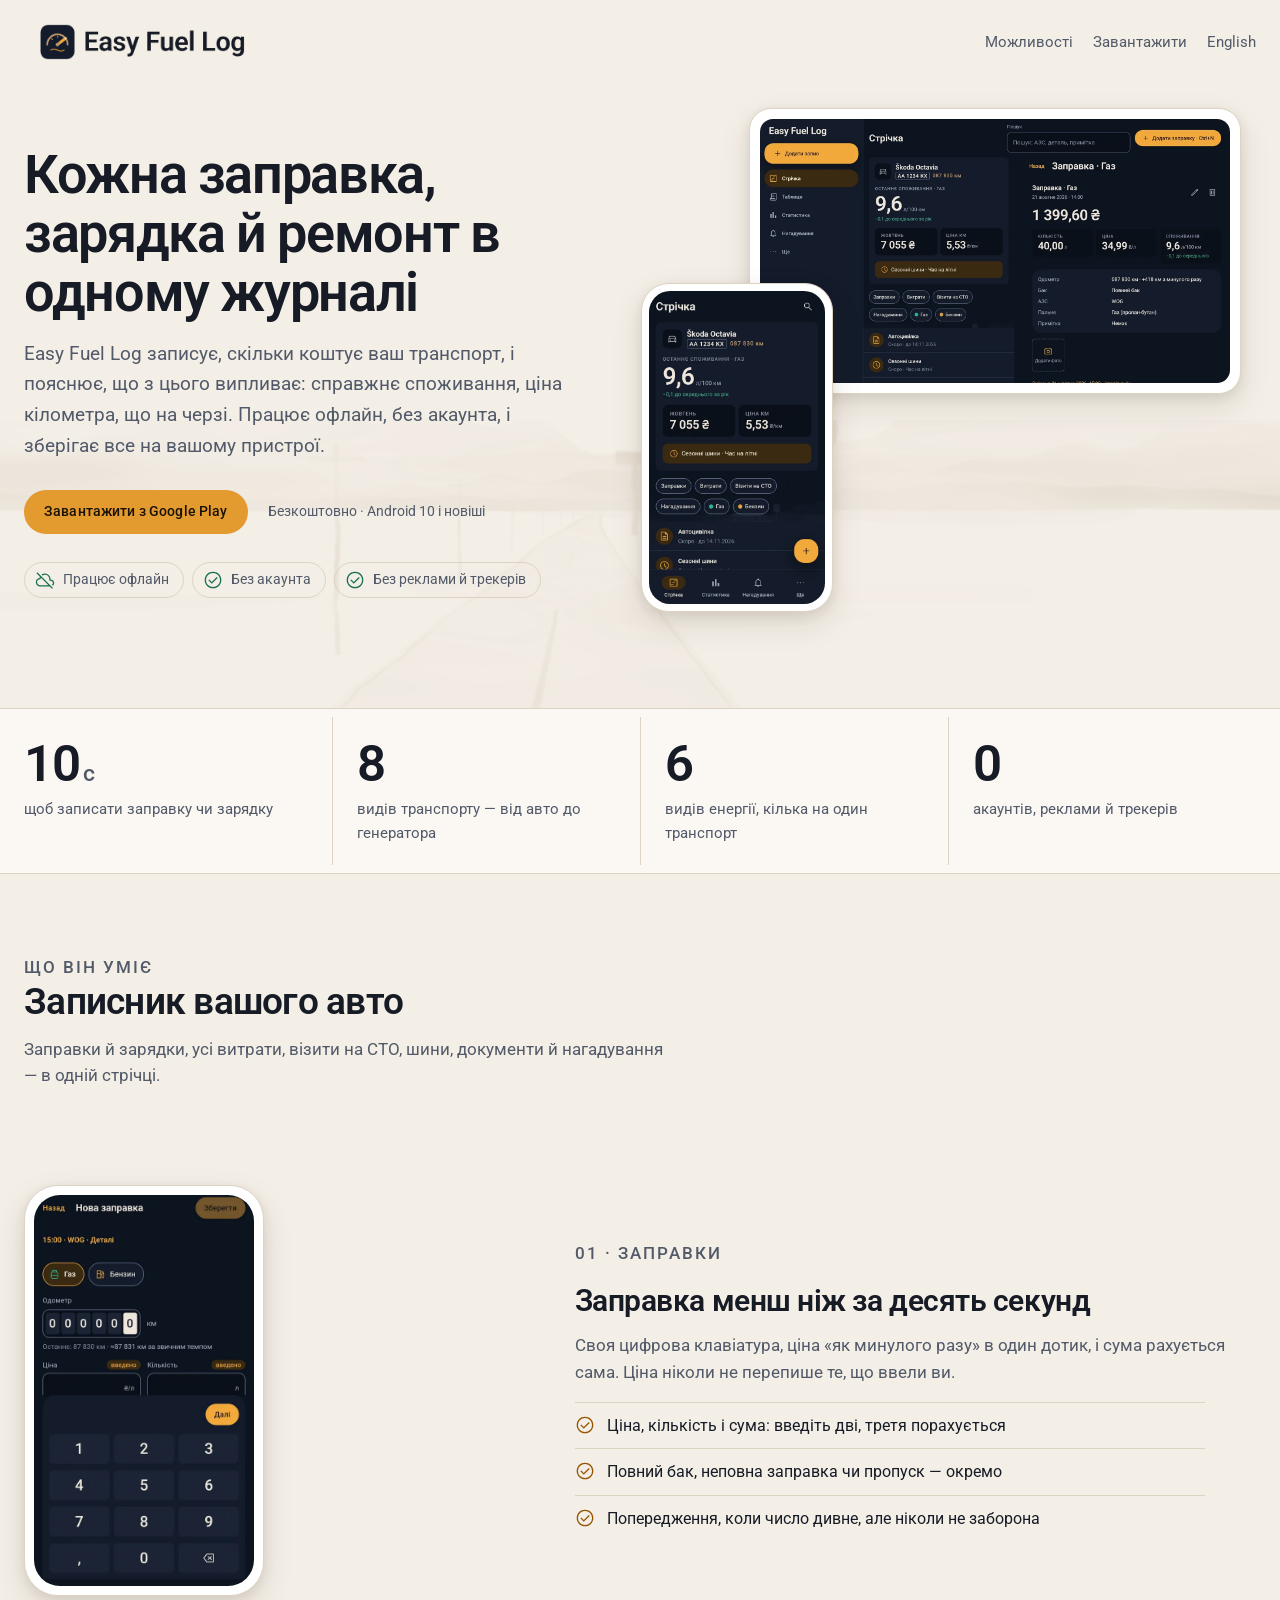
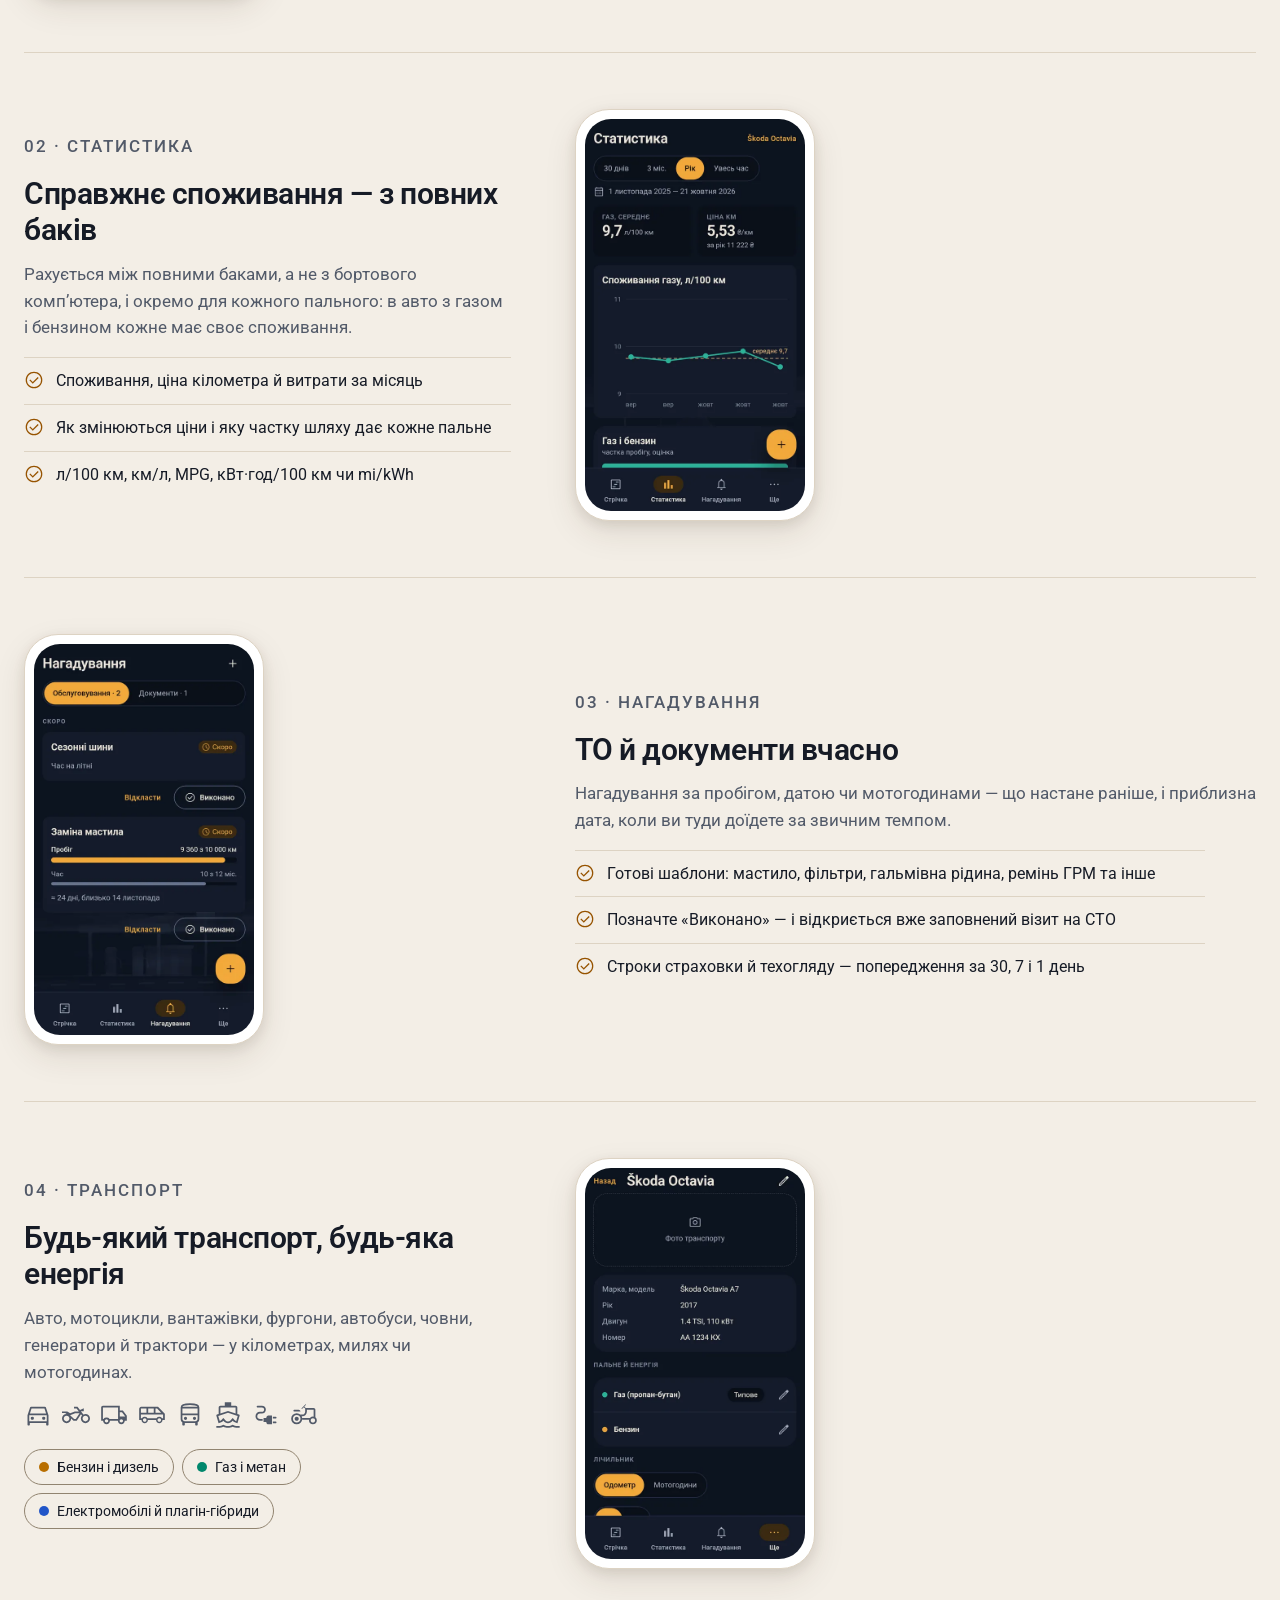
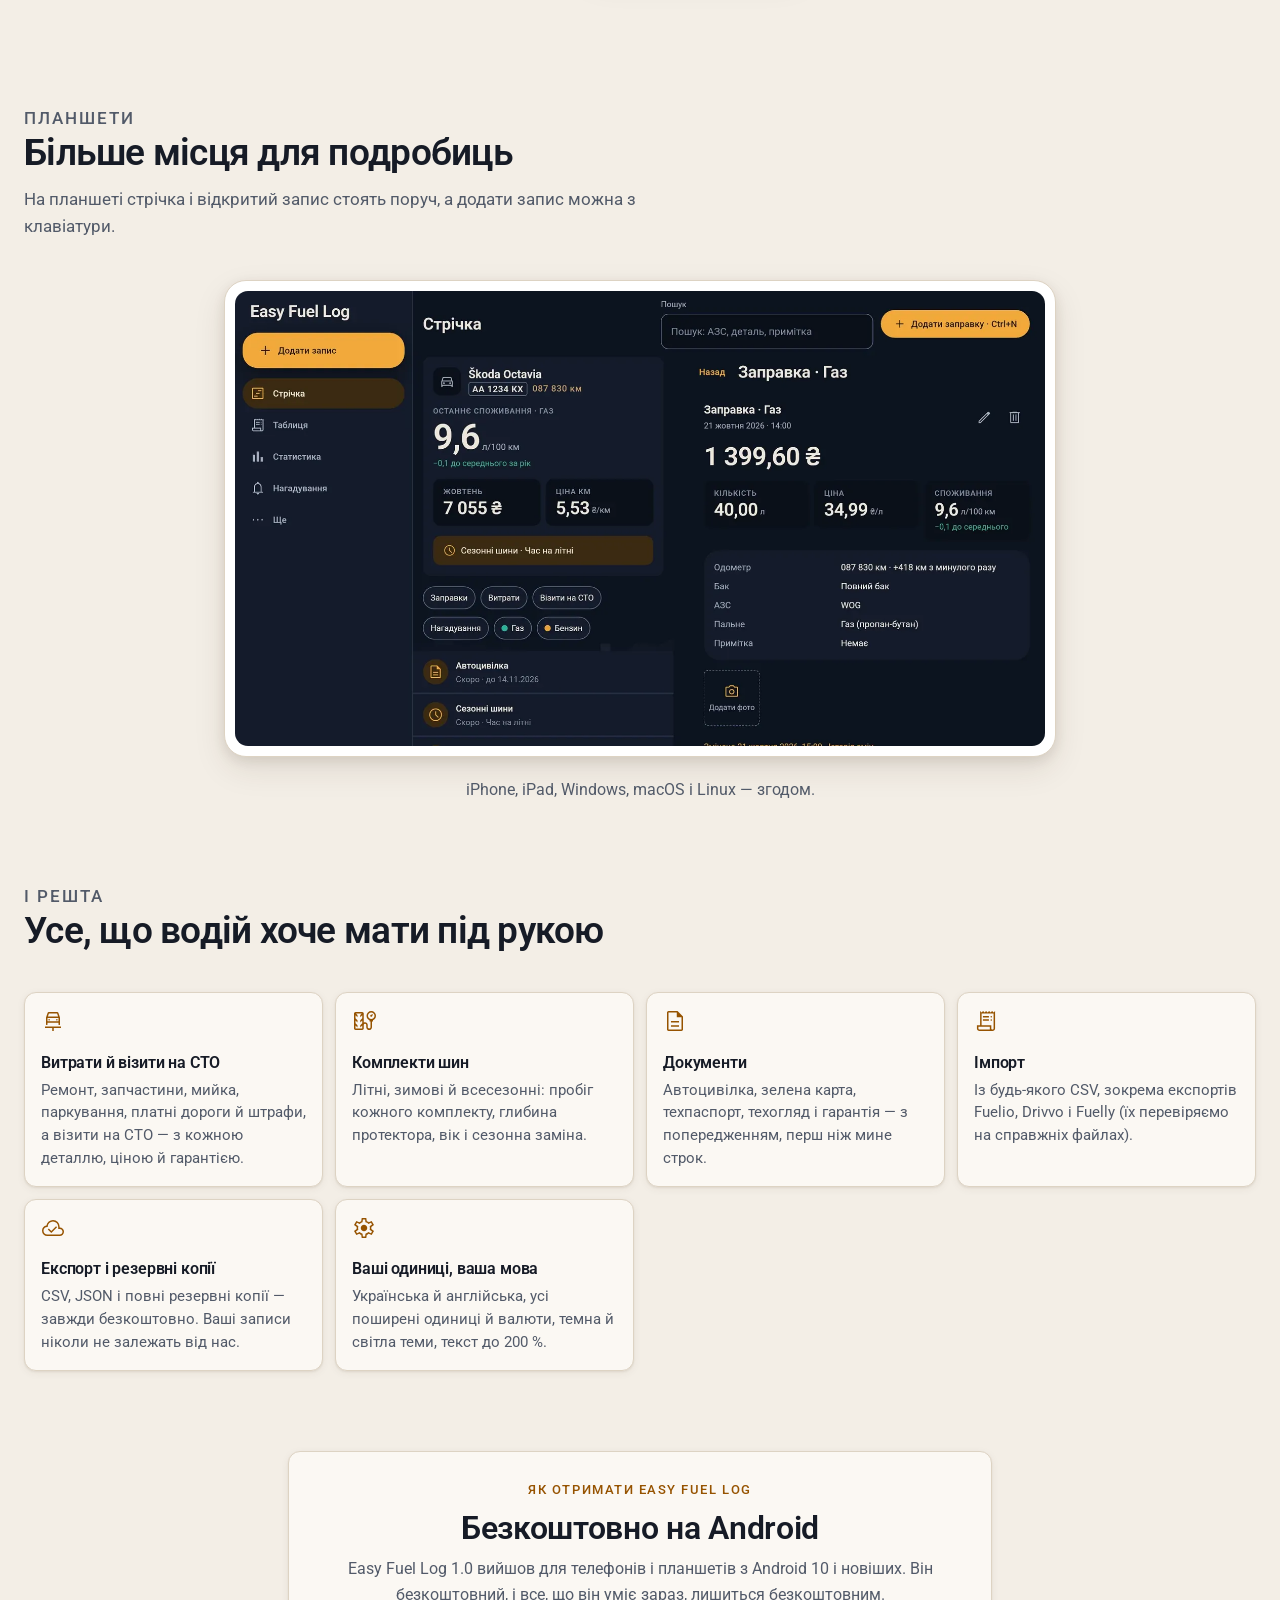
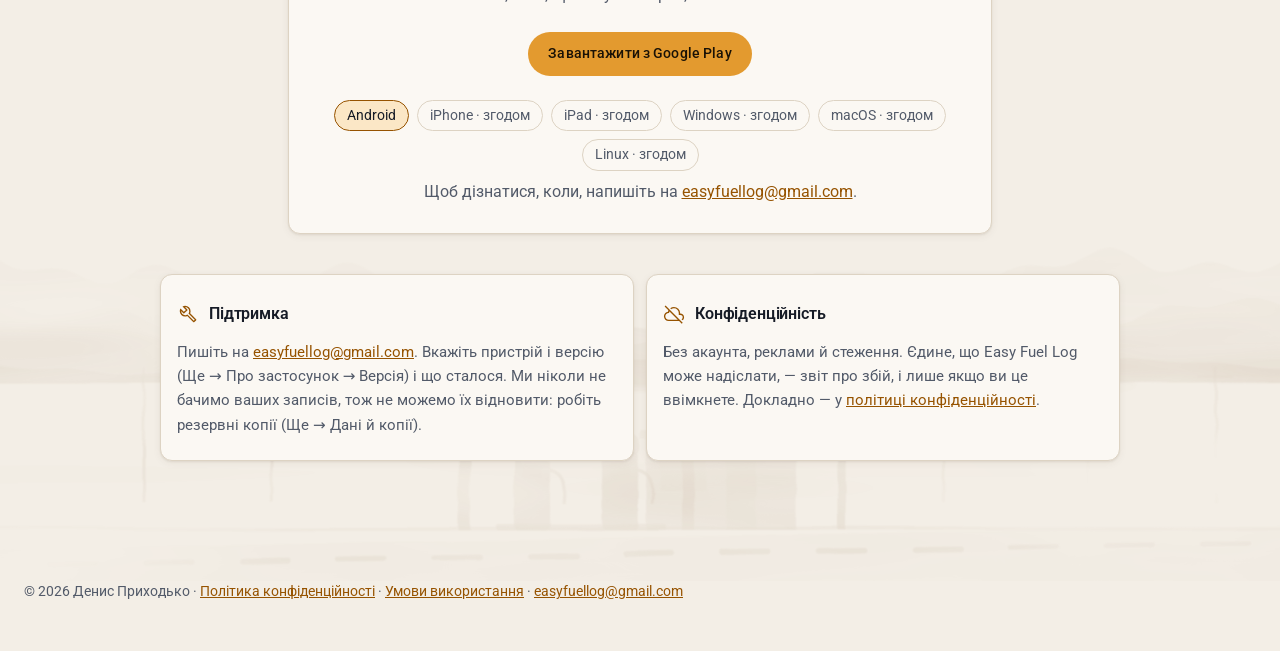
<file: uk/index.html>
<!doctype html>
<html lang="uk">
<head>
  <meta charset="utf-8">
  <meta name="viewport" content="width=device-width, initial-scale=1">
  <title>Easy Fuel Log — записник вашого авто</title>
  <meta name="description" content="Журнал заправок, зарядок і витрат на транспорт, що працює офлайн і без акаунта, на Android, iPhone, iPad і комп’ютері.">
  <meta property="og:type" content="website">
  <meta property="og:site_name" content="Easy Fuel Log">
  <meta property="og:locale" content="uk_UA">
  <meta property="og:title" content="Easy Fuel Log">
  <meta property="og:description" content="Журнал заправок, зарядок і витрат на транспорт, що працює офлайн і без акаунта, на Android, iPhone, iPad і комп’ютері.">
  <meta property="og:url" content="https://ipuzzle.github.io/fuellog-site/uk/">
  <meta property="og:image" content="https://ipuzzle.github.io/fuellog-site/assets/og-uk.png">
  <meta property="og:image:width" content="1200">
  <meta property="og:image:height" content="630">
  <meta property="og:image:alt" content="Easy Fuel Log — записник вашого авто">
  <meta name="twitter:card" content="summary_large_image">
  <link rel="icon" href="../assets/favicon.ico" sizes="32x32">
  <link rel="icon" href="../assets/favicon.svg" type="image/svg+xml">
  <link rel="apple-touch-icon" href="../assets/apple-touch-icon.png">
  <link rel="stylesheet" href="../assets/site.css">
  <link rel="preload" href="../assets/screens/uk/timeline.webp" as="image" type="image/webp">
  <link rel="alternate" hreflang="en" href="https://ipuzzle.github.io/fuellog-site/">
  <link rel="alternate" hreflang="uk" href="https://ipuzzle.github.io/fuellog-site/uk/">
</head>
<body class="home">
<header>
  <a class="name" href="./"><picture><source srcset="../assets/logo-on-light.png" media="(prefers-color-scheme: light)"><img src="../assets/logo-on-dark.png" alt="Easy Fuel Log" width="1200" height="179"></picture></a>
  <nav aria-label="Сайт">
    <a class="hide-s" href="#features">Можливості</a>
    <a class="hide-s" href="#get">Завантажити</a>
    <a href="../" lang="en" hreflang="en">English</a>
  </nav>
</header>

<main>
  <section class="hero haze haze-roadside">
    <div class="wrap">
      <div>
        <h1>Кожна заправка, зарядка й ремонт в одному журналі</h1>
        <p class="lead">Easy Fuel Log записує, скільки коштує ваш транспорт, і пояснює, що з цього випливає: справжнє споживання, ціна кілометра, що на черзі. Працює офлайн, без акаунта, і зберігає все на вашому пристрої.</p>
        <div class="actions">
          <a class="button" href="https://play.google.com/store/apps/details?id=com.ipuzzle.easyfuellog&amp;hl=uk">Завантажити з Google Play</a>
          <span class="muted">Безкоштовно · Android 10 і новіші</span>
        </div>
        <ul class="facts">
          <li><span class="ic i-offline" aria-hidden="true"></span>Працює офлайн</li>
          <li><span class="ic i-done" aria-hidden="true"></span>Без акаунта</li>
          <li><span class="ic i-done" aria-hidden="true"></span>Без реклами й трекерів</li>
        </ul>
      </div>
      <div class="stage tall">
        <span class="tablet"><img src="../assets/screens/uk/tablet.webp" width="1600" height="900" alt="Стрічка на планшеті: останнє споживання й витрати за місяць, а поруч відкрита заправка"></span>
        <span class="phone"><img src="../assets/screens/uk/timeline.webp" width="540" height="960" alt="Стрічка на телефоні: останнє споживання 9,6 л/100 км, 7 055 ₴ за жовтень, 5,53 ₴/км і нагадування, що час на літні шини"></span>
      </div>
    </div>
  </section>

  <section class="figures" aria-label="Коротко">
    <ul class="wrap">
      <li><b>10<small>с</small></b><span>щоб записати заправку чи зарядку</span></li>
      <li><b>8</b><span>видів транспорту — від авто до генератора</span></li>
      <li><b>6</b><span>видів енергії, кілька на один транспорт</span></li>
      <li><b>0</b><span>акаунтів, реклами й трекерів</span></li>
    </ul>
  </section>

  <section class="section" id="features">
    <div class="wrap">
      <div class="section-head">
        <p class="label">Що він уміє</p>
        <h2>Записник вашого авто</h2>
        <p>Заправки й зарядки, усі витрати, візити на СТО, шини, документи й нагадування — в одній стрічці.</p>
      </div>

      <article class="feature">
        <div class="shot"><span class="phone"><img src="../assets/screens/uk/fillup.webp" width="540" height="960" loading="lazy" alt="Нова заправка: вибрано газ, лічильник одометра, введені ціна й кількість, сума рахується сама, і цифрова клавіатура"></span></div>
        <div>
          <p class="label">01 · Заправки</p>
          <h3>Заправка менш ніж за десять секунд</h3>
          <p>Своя цифрова клавіатура, ціна «як минулого разу» в один дотик, і сума рахується сама. Ціна ніколи не перепише те, що ввели ви.</p>
          <ul class="ticks">
            <li>Ціна, кількість і сума: введіть дві, третя порахується</li>
            <li>Повний бак, неповна заправка чи пропуск — окремо</li>
            <li>Попередження, коли число дивне, але ніколи не заборона</li>
          </ul>
        </div>
      </article>

      <article class="feature flip">
        <div class="shot"><span class="phone"><img src="../assets/screens/uk/stats.webp" width="540" height="960" loading="lazy" alt="Статистика за рік: середнє споживання газу, ціна кілометра й графік споживання з лінією середнього"></span></div>
        <div>
          <p class="label">02 · Статистика</p>
          <h3>Справжнє споживання — з повних баків</h3>
          <p>Рахується між повними баками, а не з бортового комп’ютера, і окремо для кожного пального: в авто з газом і бензином кожне має своє споживання.</p>
          <ul class="ticks">
            <li>Споживання, ціна кілометра й витрати за місяць</li>
            <li>Як змінюються ціни і яку частку шляху дає кожне пальне</li>
            <li>л/100 км, км/л, MPG, кВт·год/100 км чи mi/kWh</li>
          </ul>
        </div>
      </article>

      <article class="feature">
        <div class="shot"><span class="phone"><img src="../assets/screens/uk/reminders.webp" width="540" height="960" loading="lazy" alt="Нагадування про обслуговування: сезонні шини й заміна мастила, з тим, скільки лишилося"></span></div>
        <div>
          <p class="label">03 · Нагадування</p>
          <h3>ТО й документи вчасно</h3>
          <p>Нагадування за пробігом, датою чи мотогодинами — що настане раніше, і приблизна дата, коли ви туди доїдете за звичним темпом.</p>
          <ul class="ticks">
            <li>Готові шаблони: мастило, фільтри, гальмівна рідина, ремінь ГРМ та інше</li>
            <li>Позначте «Виконано» — і відкриється вже заповнений візит на СТО</li>
            <li>Строки страховки й техогляду — попередження за 30, 7 і 1 день</li>
          </ul>
        </div>
      </article>

      <article class="feature flip">
        <div class="shot"><span class="phone"><img src="../assets/screens/uk/vehicle.webp" width="540" height="960" loading="lazy" alt="Профіль транспорту: марка, модель, рік, двигун і номер, газ і бензин як два види енергії та одометр як лічильник"></span></div>
        <div>
          <p class="label">04 · Транспорт</p>
          <h3>Будь-який транспорт, будь-яка енергія</h3>
          <p>Авто, мотоцикли, вантажівки, фургони, автобуси, човни, генератори й трактори — у кілометрах, милях чи мотогодинах.</p>
          <div class="vehicles" aria-hidden="true">
            <span class="ic i-car"></span>
            <span class="ic i-motorcycle"></span>
            <span class="ic i-truck"></span>
            <span class="ic i-van"></span>
            <span class="ic i-bus"></span>
            <span class="ic i-boat"></span>
            <span class="ic i-generator"></span>
            <span class="ic i-tractor"></span>
          </div>
          <ul class="energies">
            <li style="--dot:var(--energy-petrol)">Бензин і дизель</li>
            <li style="--dot:var(--energy-lpg)">Газ і метан</li>
            <li style="--dot:var(--energy-electric)">Електромобілі й плагін-гібриди</li>
          </ul>
        </div>
      </article>
    </div>
  </section>

  <section class="section big">
    <div class="wrap">
      <div class="section-head">
        <p class="label">Планшети</p>
        <h2>Більше місця для подробиць</h2>
        <p>На планшеті стрічка і відкритий запис стоять поруч, а додати запис можна з клавіатури.</p>
      </div>
      <span class="tablet"><img src="../assets/screens/uk/tablet.webp" width="1600" height="900" loading="lazy" alt="Стрічка на планшеті з відкритою заправкою: 1 399,60 ₴ за 40,00 л газу по 34,99 ₴/л"></span>
      <p class="note">iPhone, iPad, Windows, macOS і Linux — згодом.</p>
    </div>
  </section>

  <section class="section">
    <div class="wrap">
      <div class="section-head">
        <p class="label">І решта</p>
        <h2>Усе, що водій хоче мати під рукою</h2>
      </div>
      <ul class="tiles">
        <li>
          <span class="ic i-repair" aria-hidden="true"></span>
          <h3>Витрати й візити на СТО</h3>
          <p>Ремонт, запчастини, мийка, паркування, платні дороги й штрафи, а візити на СТО — з кожною деталлю, ціною й гарантією.</p>
        </li>
        <li>
          <span class="ic i-tires" aria-hidden="true"></span>
          <h3>Комплекти шин</h3>
          <p>Літні, зимові й всесезонні: пробіг кожного комплекту, глибина протектора, вік і сезонна заміна.</p>
        </li>
        <li>
          <span class="ic i-documents" aria-hidden="true"></span>
          <h3>Документи</h3>
          <p>Автоцивілка, зелена карта, техпаспорт, техогляд і гарантія — з попередженням, перш ніж мине строк.</p>
        </li>
        <li>
          <span class="ic i-receipt" aria-hidden="true"></span>
          <h3>Імпорт</h3>
          <p>Із будь-якого CSV, зокрема експортів Fuelio, Drivvo і Fuelly (їх перевіряємо на справжніх файлах).</p>
        </li>
        <li>
          <span class="ic i-synced" aria-hidden="true"></span>
          <h3>Експорт і резервні копії</h3>
          <p>CSV, JSON і повні резервні копії — завжди безкоштовно. Ваші записи ніколи не залежать від нас.</p>
        </li>
        <li>
          <span class="ic i-settings" aria-hidden="true"></span>
          <h3>Ваші одиниці, ваша мова</h3>
          <p>Українська й англійська, усі поширені одиниці й валюти, темна й світла теми, текст до 200 %.</p>
        </li>
      </ul>
    </div>
  </section>

  <section class="get haze haze-station" id="get">
    <div class="wrap">
      <div class="card">
        <p class="label">Як отримати Easy Fuel Log</p>
        <h2>Безкоштовно на Android</h2>
        <p class="muted">Easy Fuel Log 1.0 вийшов для телефонів і планшетів з Android 10 і новіших. Він безкоштовний, і все, що він уміє зараз, лишиться безкоштовним.</p>
        <a class="button" href="https://play.google.com/store/apps/details?id=com.ipuzzle.easyfuellog&amp;hl=uk">Завантажити з Google Play</a>
        <ul class="platforms" aria-label="Платформи">
          <li class="now">Android</li>
          <li>iPhone · згодом</li>
          <li>iPad · згодом</li>
          <li>Windows · згодом</li>
          <li>macOS · згодом</li>
          <li>Linux · згодом</li>
        </ul>
        <p class="muted">Щоб дізнатися, коли, напишіть на <a href="mailto:easyfuellog@gmail.com?subject=Easy%20Fuel%20Log%20%D0%BD%D0%B0%20%D1%96%D0%BD%D1%88%D0%B8%D1%85%20%D0%BF%D1%80%D0%B8%D1%81%D1%82%D1%80%D0%BE%D1%8F%D1%85">easyfuellog@gmail.com</a>.</p>
      </div>

      <div class="pair">
        <div id="support">
          <h3><span class="ic i-maintenance" aria-hidden="true"></span>Підтримка</h3>
          <p>Пишіть на <a href="mailto:easyfuellog@gmail.com">easyfuellog@gmail.com</a>. Вкажіть пристрій і версію (Ще → Про застосунок → Версія) і що сталося. Ми ніколи не бачимо ваших записів, тож не можемо їх відновити: робіть резервні копії (Ще → Дані й копії).</p>
        </div>
        <div id="privacy">
          <h3><span class="ic i-offline" aria-hidden="true"></span>Конфіденційність</h3>
          <p>Без акаунта, реклами й стеження. Єдине, що Easy Fuel Log може надіслати, — звіт про збій, і лише якщо ви це ввімкнете. Докладно — у <a href="privacy/">політиці конфіденційності</a>.</p>
        </div>
      </div>
    </div>
  </section>
</main>

<footer>
  © 2026 Денис Приходько · <a href="privacy/">Політика конфіденційності</a> · <a href="terms/">Умови використання</a> · <a href="mailto:easyfuellog@gmail.com">easyfuellog@gmail.com</a>
</footer>
</body>
</html>
</file>
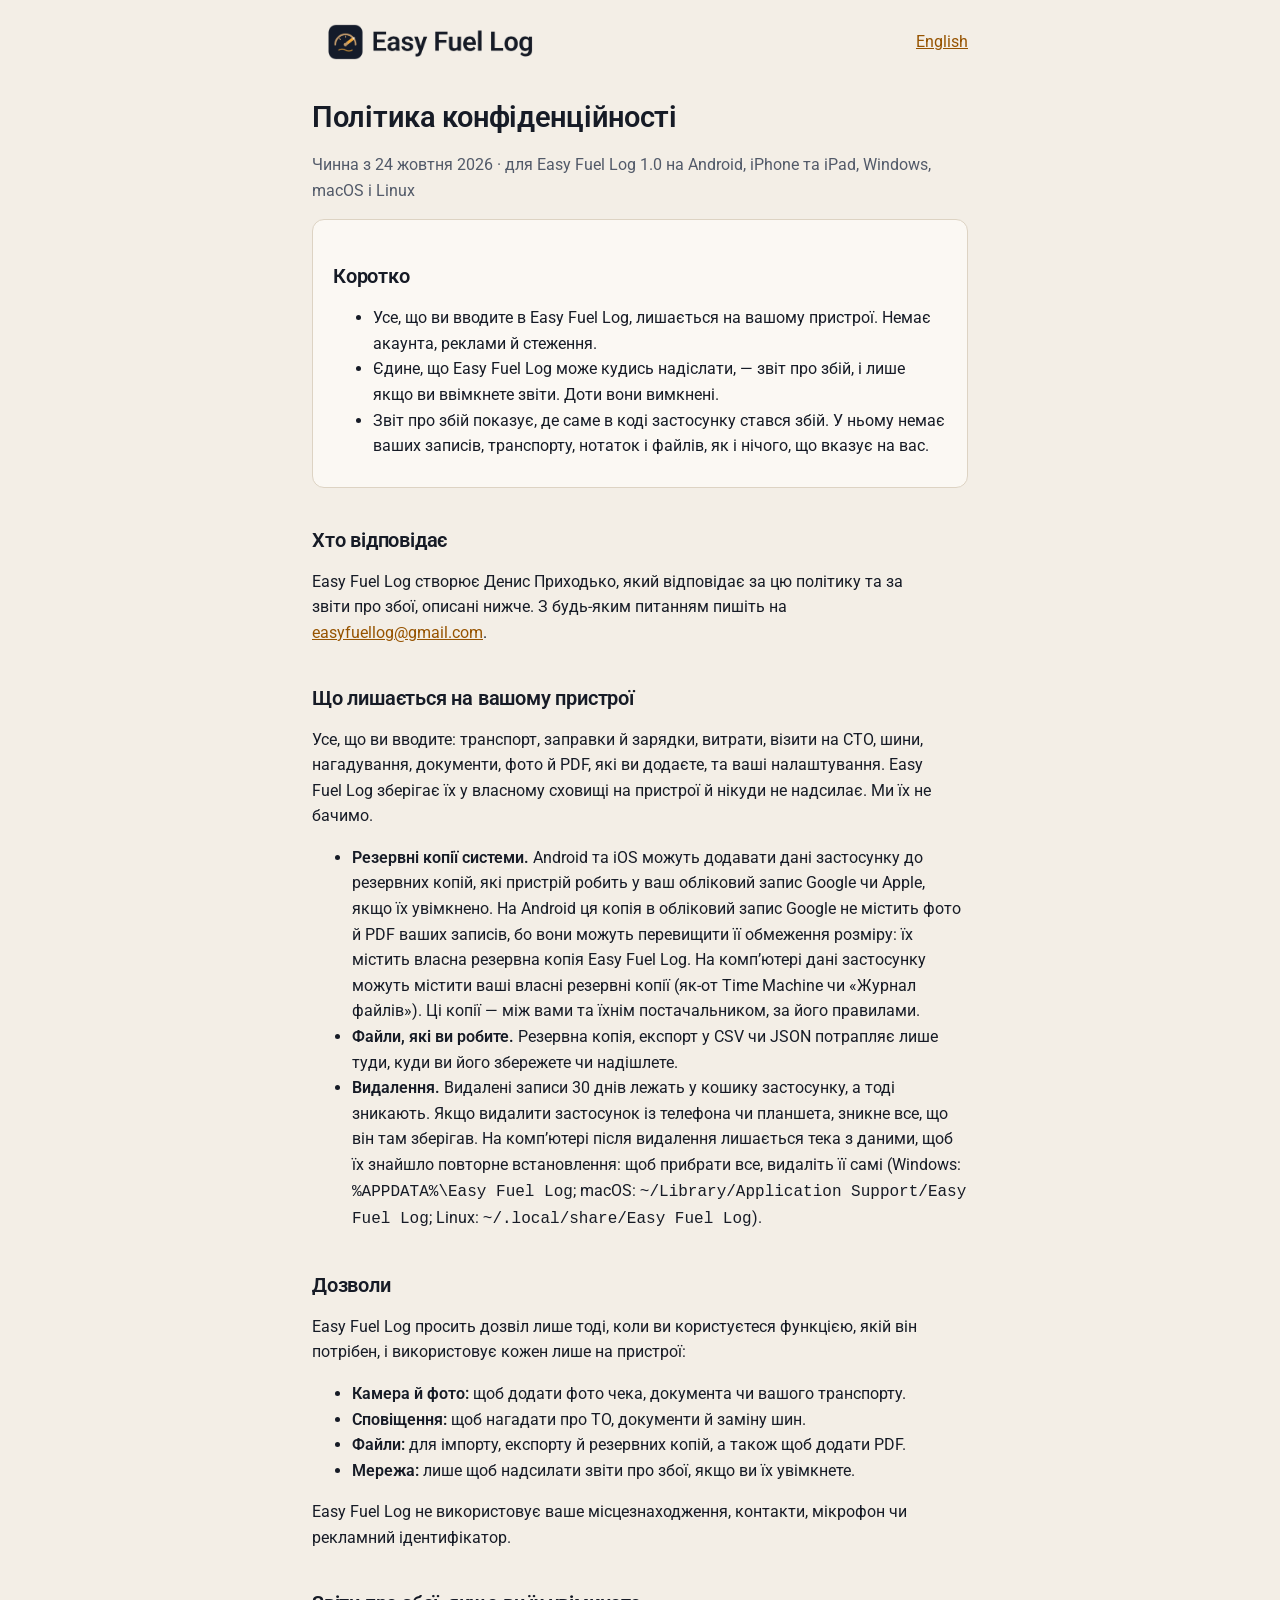
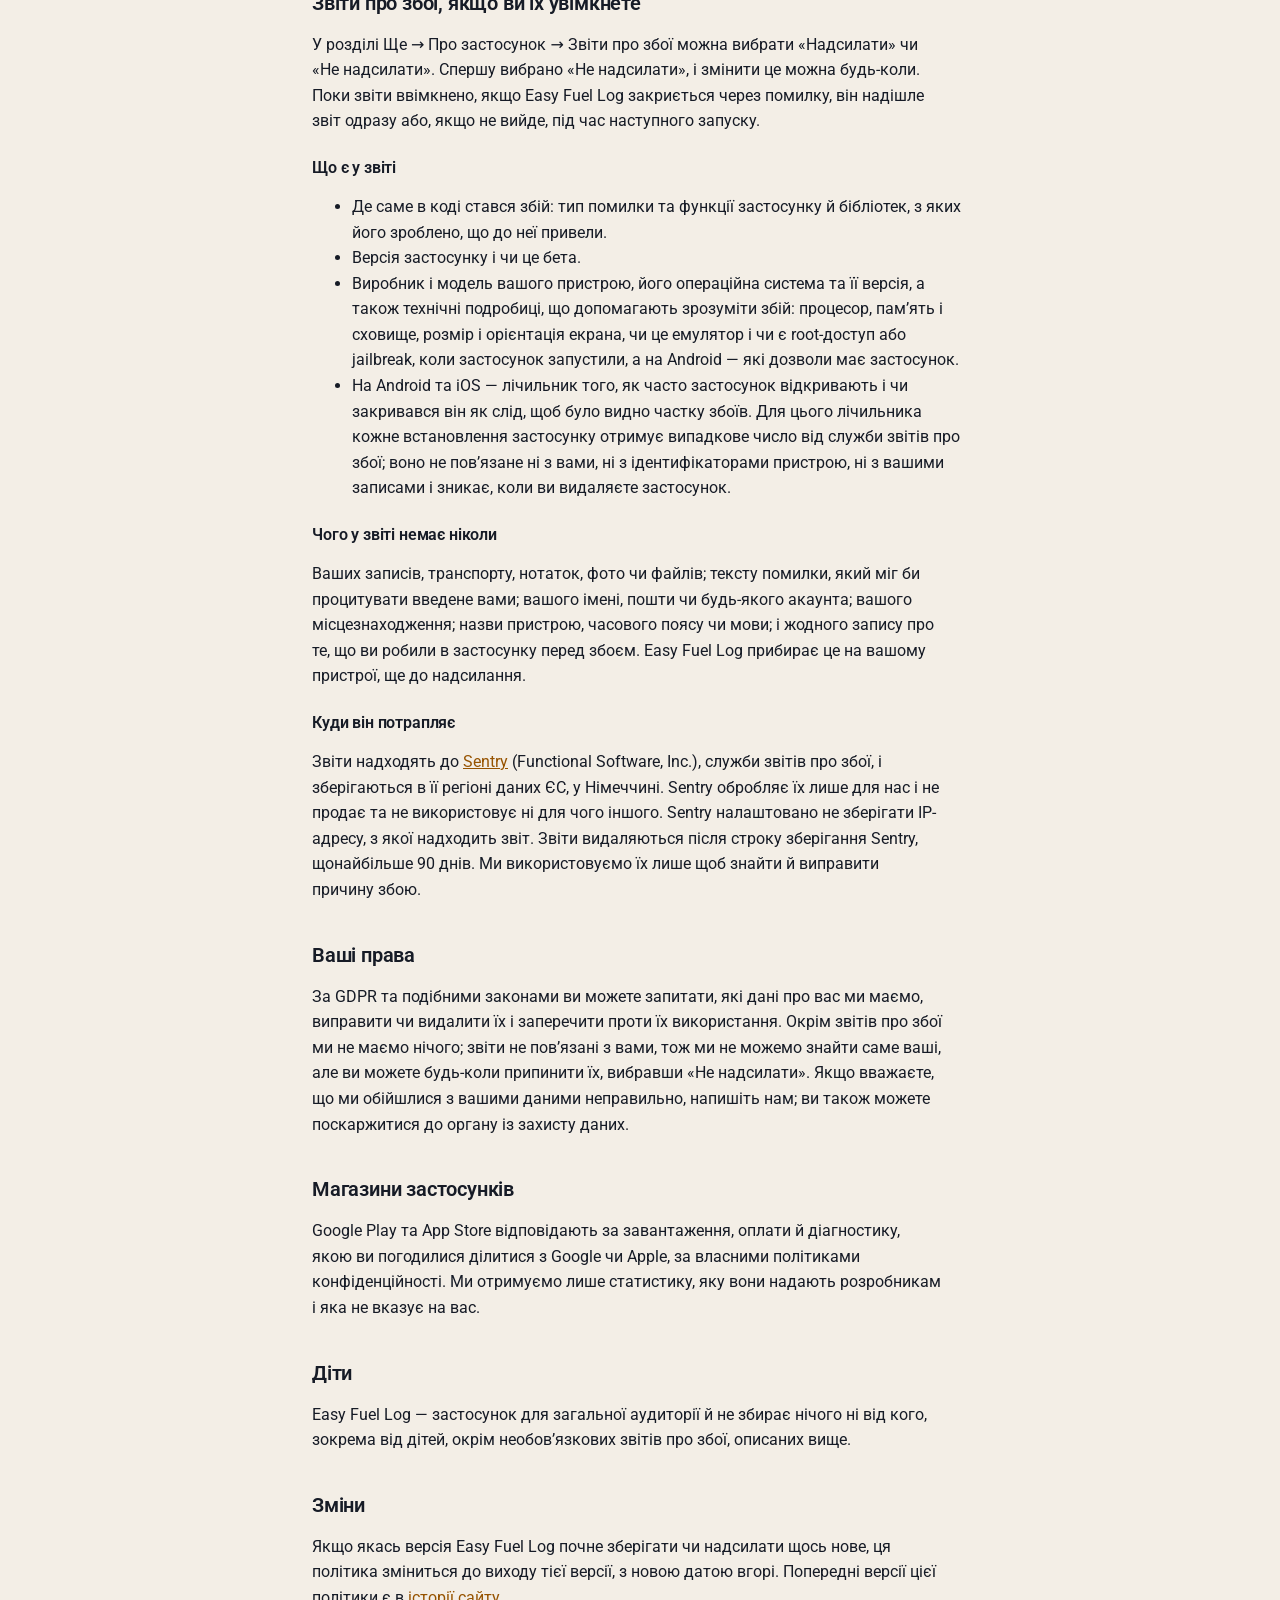
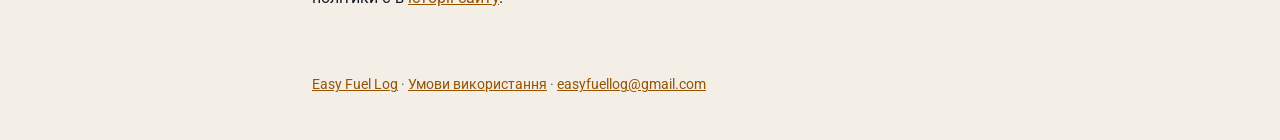
<file: uk/privacy/index.html>
<!doctype html>
<html lang="uk">
<head>
  <meta charset="utf-8">
  <meta name="viewport" content="width=device-width, initial-scale=1">
  <title>Політика конфіденційності · Easy Fuel Log</title>
  <meta name="description" content="Easy Fuel Log зберігає все, що ви вводите, на вашому пристрої. Надіслати він може лише звіт про збій, і лише якщо ви це ввімкнете.">
  <meta property="og:type" content="website">
  <meta property="og:site_name" content="Easy Fuel Log">
  <meta property="og:locale" content="uk_UA">
  <meta property="og:title" content="Політика конфіденційності · Easy Fuel Log">
  <meta property="og:description" content="Easy Fuel Log зберігає все, що ви вводите, на вашому пристрої. Надіслати він може лише звіт про збій, і лише якщо ви це ввімкнете.">
  <meta property="og:url" content="https://ipuzzle.github.io/fuellog-site/uk/privacy/">
  <meta property="og:image" content="https://ipuzzle.github.io/fuellog-site/assets/og-uk.png">
  <meta property="og:image:width" content="1200">
  <meta property="og:image:height" content="630">
  <meta property="og:image:alt" content="Easy Fuel Log — записник вашого авто">
  <meta name="twitter:card" content="summary_large_image">
  <link rel="icon" href="../../assets/favicon.ico" sizes="32x32">
  <link rel="icon" href="../../assets/favicon.svg" type="image/svg+xml">
  <link rel="apple-touch-icon" href="../../assets/apple-touch-icon.png">
  <link rel="stylesheet" href="../../assets/site.css">
  <link rel="alternate" hreflang="en" href="https://ipuzzle.github.io/fuellog-site/privacy/">
  <link rel="alternate" hreflang="uk" href="https://ipuzzle.github.io/fuellog-site/uk/privacy/">
</head>
<body>
<header>
  <a class="name" href="../"><picture><source srcset="../../assets/logo-on-light.png" media="(prefers-color-scheme: light)"><img src="../../assets/logo-on-dark.png" alt="Easy Fuel Log" width="1200" height="179"></picture></a>
  <a href="../../privacy/" lang="en">English</a>
</header>
<main>
  <h1>Політика конфіденційності</h1>
  <p class="muted">Чинна з 24 жовтня 2026 · для Easy Fuel Log 1.0 на Android, iPhone та iPad, Windows, macOS і Linux</p>

  <div class="card">
    <h2>Коротко</h2>
    <ul>
      <li>Усе, що ви вводите в Easy Fuel Log, лишається на вашому пристрої. Немає акаунта, реклами й стеження.</li>
      <li>Єдине, що Easy Fuel Log може кудись надіслати, — звіт про збій, і лише якщо ви ввімкнете звіти. Доти вони вимкнені.</li>
      <li>Звіт про збій показує, де саме в коді застосунку стався збій. У ньому немає ваших записів, транспорту, нотаток і файлів, як і нічого, що вказує на вас.</li>
    </ul>
  </div>

  <h2>Хто відповідає</h2>
  <p>Easy Fuel Log створює Денис Приходько, який відповідає за цю політику та за звіти про збої, описані нижче. З будь-яким питанням пишіть на <a href="mailto:easyfuellog@gmail.com">easyfuellog@gmail.com</a>.</p>

  <h2>Що лишається на вашому пристрої</h2>
  <p>Усе, що ви вводите: транспорт, заправки й зарядки, витрати, візити на СТО, шини, нагадування, документи, фото й PDF, які ви додаєте, та ваші налаштування. Easy Fuel Log зберігає їх у власному сховищі на пристрої й нікуди не надсилає. Ми їх не бачимо.</p>
  <ul>
    <li><strong>Резервні копії системи.</strong> Android та iOS можуть додавати дані застосунку до резервних копій, які пристрій робить у ваш обліковий запис Google чи Apple, якщо їх увімкнено. На Android ця копія в обліковий запис Google не містить фото й PDF ваших записів, бо вони можуть перевищити її обмеження розміру: їх містить власна резервна копія Easy Fuel Log. На комп’ютері дані застосунку можуть містити ваші власні резервні копії (як-от Time Machine чи «Журнал файлів»). Ці копії — між вами та їхнім постачальником, за його правилами.</li>
    <li><strong>Файли, які ви робите.</strong> Резервна копія, експорт у CSV чи JSON потрапляє лише туди, куди ви його збережете чи надішлете.</li>
    <li><strong>Видалення.</strong> Видалені записи 30 днів лежать у кошику застосунку, а тоді зникають. Якщо видалити застосунок із телефона чи планшета, зникне все, що він там зберігав. На комп’ютері після видалення лишається тека з даними, щоб їх знайшло повторне встановлення: щоб прибрати все, видаліть її самі (Windows: <code>%APPDATA%\Easy Fuel Log</code>; macOS: <code>~/Library/Application Support/Easy Fuel Log</code>; Linux: <code>~/.local/share/Easy Fuel Log</code>).</li>
  </ul>

  <h2>Дозволи</h2>
  <p>Easy Fuel Log просить дозвіл лише тоді, коли ви користуєтеся функцією, якій він потрібен, і використовує кожен лише на пристрої:</p>
  <ul>
    <li><strong>Камера й фото:</strong> щоб додати фото чека, документа чи вашого транспорту.</li>
    <li><strong>Сповіщення:</strong> щоб нагадати про ТО, документи й заміну шин.</li>
    <li><strong>Файли:</strong> для імпорту, експорту й резервних копій, а також щоб додати PDF.</li>
    <li><strong>Мережа:</strong> лише щоб надсилати звіти про збої, якщо ви їх увімкнете.</li>
  </ul>
  <p>Easy Fuel Log не використовує ваше місцезнаходження, контакти, мікрофон чи рекламний ідентифікатор.</p>

  <h2>Звіти про збої, якщо ви їх увімкнете</h2>
  <p>У розділі Ще → Про застосунок → Звіти про збої можна вибрати «Надсилати» чи «Не надсилати». Спершу вибрано «Не надсилати», і змінити це можна будь-коли. Поки звіти ввімкнено, якщо Easy Fuel Log закриється через помилку, він надішле звіт одразу або, якщо не вийде, під час наступного запуску.</p>
  <h3>Що є у звіті</h3>
  <ul>
    <li>Де саме в коді стався збій: тип помилки та функції застосунку й бібліотек, з яких його зроблено, що до неї привели.</li>
    <li>Версія застосунку і чи це бета.</li>
    <li>Виробник і модель вашого пристрою, його операційна система та її версія, а також технічні подробиці, що допомагають зрозуміти збій: процесор, пам’ять і сховище, розмір і орієнтація екрана, чи це емулятор і чи є root-доступ або jailbreak, коли застосунок запустили, а на Android — які дозволи має застосунок.</li>
    <li>На Android та iOS — лічильник того, як часто застосунок відкривають і чи закривався він як слід, щоб було видно частку збоїв. Для цього лічильника кожне встановлення застосунку отримує випадкове число від служби звітів про збої; воно не пов’язане ні з вами, ні з ідентифікаторами пристрою, ні з вашими записами і зникає, коли ви видаляєте застосунок.</li>
  </ul>
  <h3>Чого у звіті немає ніколи</h3>
  <p>Ваших записів, транспорту, нотаток, фото чи файлів; тексту помилки, який міг би процитувати введене вами; вашого імені, пошти чи будь-якого акаунта; вашого місцезнаходження; назви пристрою, часового поясу чи мови; і жодного запису про те, що ви робили в застосунку перед збоєм. Easy Fuel Log прибирає це на вашому пристрої, ще до надсилання.</p>
  <h3>Куди він потрапляє</h3>
  <p>Звіти надходять до <a href="https://sentry.io/privacy/">Sentry</a> (Functional Software, Inc.), служби звітів про збої, і зберігаються в її регіоні даних ЄС, у Німеччині. Sentry обробляє їх лише для нас і не продає та не використовує ні для чого іншого. Sentry налаштовано не зберігати IP-адресу, з якої надходить звіт. Звіти видаляються після строку зберігання Sentry, щонайбільше 90 днів. Ми використовуємо їх лише щоб знайти й виправити причину збою.</p>

  <h2>Ваші права</h2>
  <p>За GDPR та подібними законами ви можете запитати, які дані про вас ми маємо, виправити чи видалити їх і заперечити проти їх використання. Окрім звітів про збої ми не маємо нічого; звіти не пов’язані з вами, тож ми не можемо знайти саме ваші, але ви можете будь-коли припинити їх, вибравши «Не надсилати». Якщо вважаєте, що ми обійшлися з вашими даними неправильно, напишіть нам; ви також можете поскаржитися до органу із захисту даних.</p>

  <h2>Магазини застосунків</h2>
  <p>Google Play та App Store відповідають за завантаження, оплати й діагностику, якою ви погодилися ділитися з Google чи Apple, за власними політиками конфіденційності. Ми отримуємо лише статистику, яку вони надають розробникам і яка не вказує на вас.</p>

  <h2>Діти</h2>
  <p>Easy Fuel Log — застосунок для загальної аудиторії й не збирає нічого ні від кого, зокрема від дітей, окрім необов’язкових звітів про збої, описаних вище.</p>

  <h2>Зміни</h2>
  <p>Якщо якась версія Easy Fuel Log почне зберігати чи надсилати щось нове, ця політика зміниться до виходу тієї версії, з новою датою вгорі. Попередні версії цієї політики є в <a href="https://github.com/iPuzzle/fuellog-site/commits/main/uk/privacy/index.html">історії сайту</a>.</p>
</main>
<footer>
  <a href="../">Easy Fuel Log</a> · <a href="../terms/">Умови використання</a> · <a href="mailto:easyfuellog@gmail.com">easyfuellog@gmail.com</a>
</footer>
</body>
</html>
</file>
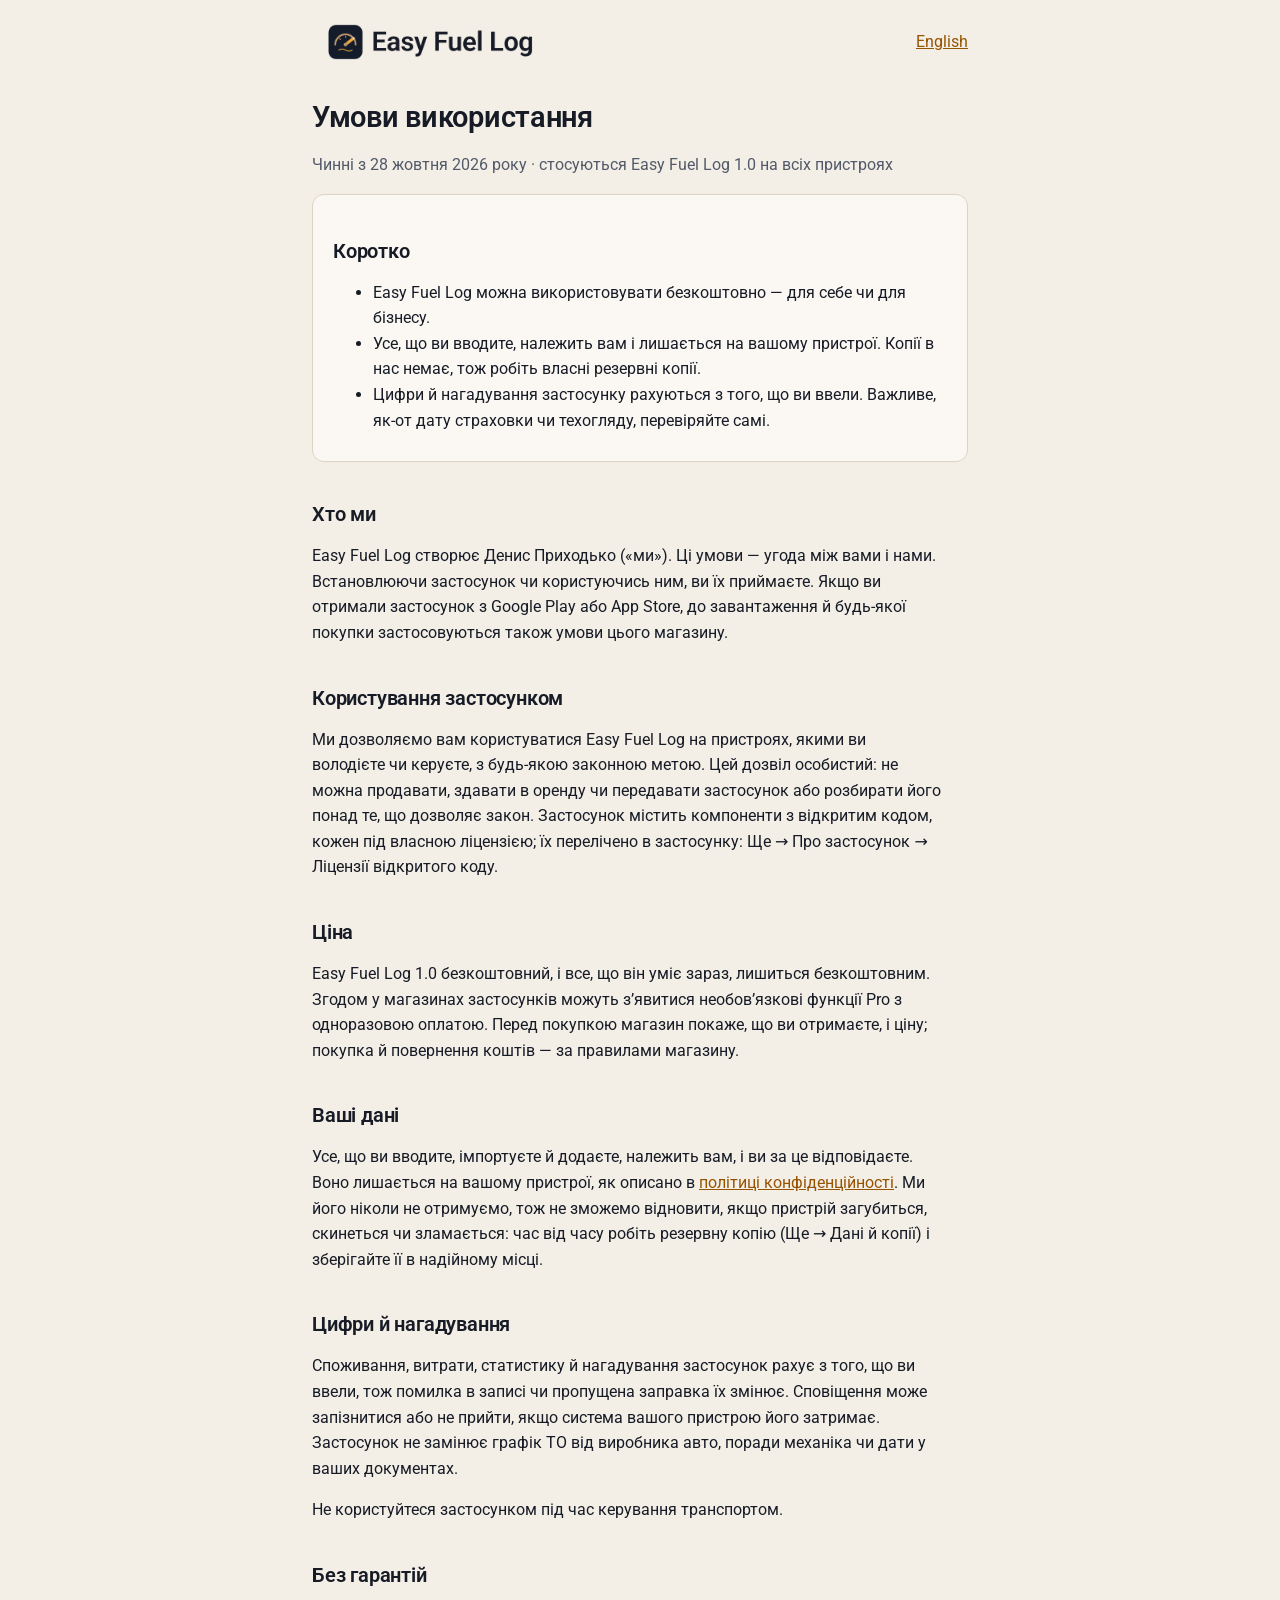
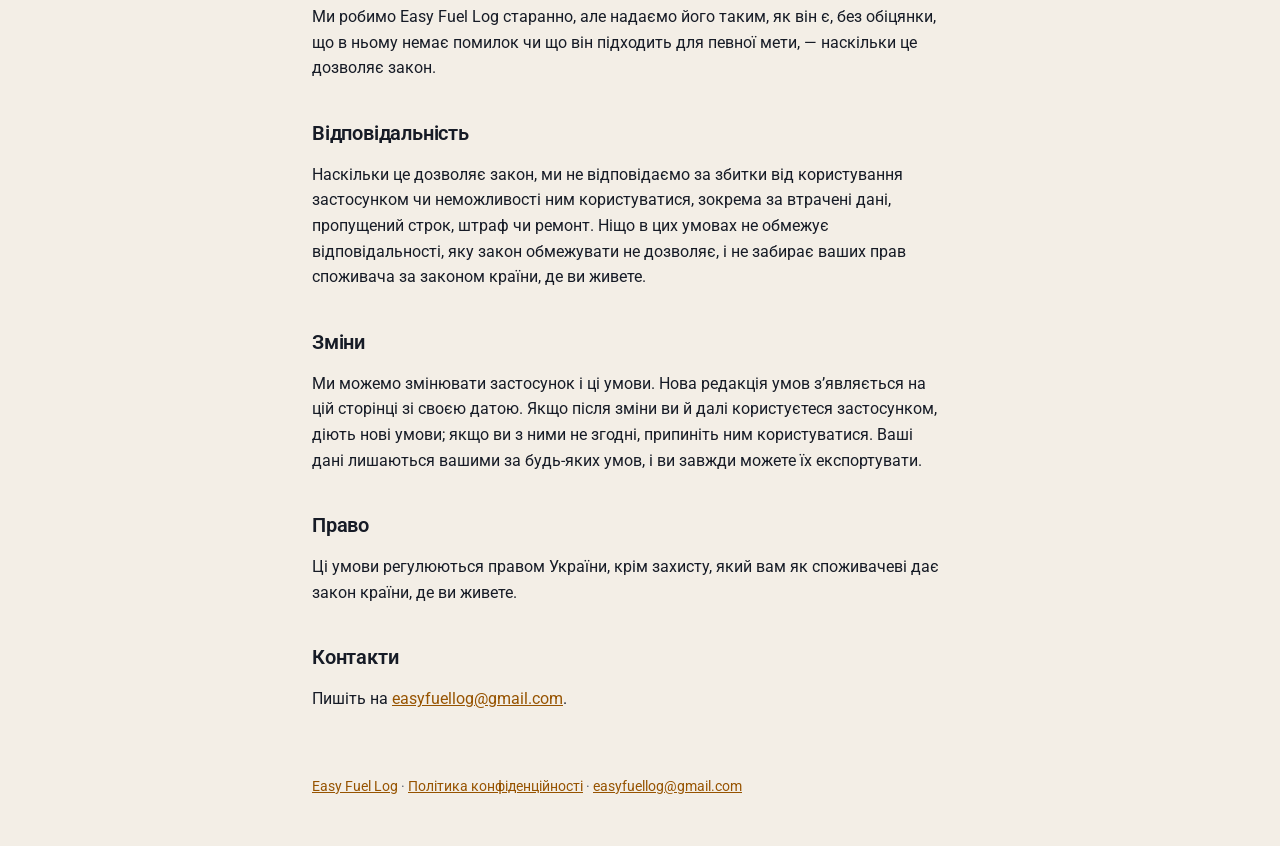
<file: uk/terms/index.html>
<!doctype html>
<html lang="uk">
<head>
  <meta charset="utf-8">
  <meta name="viewport" content="width=device-width, initial-scale=1">
  <title>Умови використання · Easy Fuel Log</title>
  <meta name="description" content="Умови використання Easy Fuel Log: безкоштовно, ваші дані — ваші, і що застосунок може й чого не може обіцяти.">
  <meta property="og:type" content="website">
  <meta property="og:site_name" content="Easy Fuel Log">
  <meta property="og:locale" content="uk_UA">
  <meta property="og:title" content="Умови використання · Easy Fuel Log">
  <meta property="og:description" content="Умови використання Easy Fuel Log: безкоштовно, ваші дані — ваші, і що застосунок може й чого не може обіцяти.">
  <meta property="og:url" content="https://ipuzzle.github.io/fuellog-site/uk/terms/">
  <meta property="og:image" content="https://ipuzzle.github.io/fuellog-site/assets/og-uk.png">
  <meta property="og:image:width" content="1200">
  <meta property="og:image:height" content="630">
  <meta property="og:image:alt" content="Easy Fuel Log — записник вашого авто">
  <meta name="twitter:card" content="summary_large_image">
  <link rel="icon" href="../../assets/favicon.ico" sizes="32x32">
  <link rel="icon" href="../../assets/favicon.svg" type="image/svg+xml">
  <link rel="apple-touch-icon" href="../../assets/apple-touch-icon.png">
  <link rel="stylesheet" href="../../assets/site.css">
  <link rel="alternate" hreflang="en" href="https://ipuzzle.github.io/fuellog-site/terms/">
  <link rel="alternate" hreflang="uk" href="https://ipuzzle.github.io/fuellog-site/uk/terms/">
</head>
<body>
<header>
  <a class="name" href="../"><picture><source srcset="../../assets/logo-on-light.png" media="(prefers-color-scheme: light)"><img src="../../assets/logo-on-dark.png" alt="Easy Fuel Log" width="1200" height="179"></picture></a>
  <a href="../../terms/" lang="en">English</a>
</header>
<main>
  <h1>Умови використання</h1>
  <p class="muted">Чинні з 28 жовтня 2026 року · стосуються Easy Fuel Log 1.0 на всіх пристроях</p>

  <div class="card">
    <h2>Коротко</h2>
    <ul>
      <li>Easy Fuel Log можна використовувати безкоштовно — для себе чи для бізнесу.</li>
      <li>Усе, що ви вводите, належить вам і лишається на вашому пристрої. Копії в нас немає, тож робіть власні резервні копії.</li>
      <li>Цифри й нагадування застосунку рахуються з того, що ви ввели. Важливе, як-от дату страховки чи техогляду, перевіряйте самі.</li>
    </ul>
  </div>

  <h2>Хто ми</h2>
  <p>Easy Fuel Log створює Денис Приходько («ми»). Ці умови — угода між вами і нами. Встановлюючи застосунок чи користуючись ним, ви їх приймаєте. Якщо ви отримали застосунок з Google Play або App Store, до завантаження й будь-якої покупки застосовуються також умови цього магазину.</p>

  <h2>Користування застосунком</h2>
  <p>Ми дозволяємо вам користуватися Easy Fuel Log на пристроях, якими ви володієте чи керуєте, з будь-якою законною метою. Цей дозвіл особистий: не можна продавати, здавати в оренду чи передавати застосунок або розбирати його понад те, що дозволяє закон. Застосунок містить компоненти з відкритим кодом, кожен під власною ліцензією; їх перелічено в застосунку: Ще → Про застосунок → Ліцензії відкритого коду.</p>

  <h2>Ціна</h2>
  <p>Easy Fuel Log 1.0 безкоштовний, і все, що він уміє зараз, лишиться безкоштовним. Згодом у магазинах застосунків можуть з’явитися необов’язкові функції Pro з одноразовою оплатою. Перед покупкою магазин покаже, що ви отримаєте, і ціну; покупка й повернення коштів — за правилами магазину.</p>

  <h2>Ваші дані</h2>
  <p>Усе, що ви вводите, імпортуєте й додаєте, належить вам, і ви за це відповідаєте. Воно лишається на вашому пристрої, як описано в <a href="../privacy/">політиці конфіденційності</a>. Ми його ніколи не отримуємо, тож не зможемо відновити, якщо пристрій загубиться, скинеться чи зламається: час від часу робіть резервну копію (Ще → Дані й копії) і зберігайте її в надійному місці.</p>

  <h2>Цифри й нагадування</h2>
  <p>Споживання, витрати, статистику й нагадування застосунок рахує з того, що ви ввели, тож помилка в записі чи пропущена заправка їх змінює. Сповіщення може запізнитися або не прийти, якщо система вашого пристрою його затримає. Застосунок не замінює графік ТО від виробника авто, поради механіка чи дати у ваших документах.</p>
  <p>Не користуйтеся застосунком під час керування транспортом.</p>

  <h2>Без гарантій</h2>
  <p>Ми робимо Easy Fuel Log старанно, але надаємо його таким, як він є, без обіцянки, що в ньому немає помилок чи що він підходить для певної мети, — наскільки це дозволяє закон.</p>

  <h2>Відповідальність</h2>
  <p>Наскільки це дозволяє закон, ми не відповідаємо за збитки від користування застосунком чи неможливості ним користуватися, зокрема за втрачені дані, пропущений строк, штраф чи ремонт. Ніщо в цих умовах не обмежує відповідальності, яку закон обмежувати не дозволяє, і не забирає ваших прав споживача за законом країни, де ви живете.</p>

  <h2>Зміни</h2>
  <p>Ми можемо змінювати застосунок і ці умови. Нова редакція умов з’являється на цій сторінці зі своєю датою. Якщо після зміни ви й далі користуєтеся застосунком, діють нові умови; якщо ви з ними не згодні, припиніть ним користуватися. Ваші дані лишаються вашими за будь-яких умов, і ви завжди можете їх експортувати.</p>

  <h2>Право</h2>
  <p>Ці умови регулюються правом України, крім захисту, який вам як споживачеві дає закон країни, де ви живете.</p>

  <h2>Контакти</h2>
  <p>Пишіть на <a href="mailto:easyfuellog@gmail.com">easyfuellog@gmail.com</a>.</p>
</main>
<footer>
  <a href="../">Easy Fuel Log</a> · <a href="../privacy/">Політика конфіденційності</a> · <a href="mailto:easyfuellog@gmail.com">easyfuellog@gmail.com</a>
</footer>
</body>
</html>
</file>
<file: assets/site.css>
/* Easy Fuel Log's site: the app's Dusk and Day colours (docs/design/system/tokens.json) and its one face. */

@font-face {
  font-family: "Roboto";
  src: url("fonts/Roboto-Regular.ttf") format("truetype");
  font-weight: 400;
  font-display: swap;
}

@font-face {
  font-family: "Roboto";
  src: url("fonts/Roboto-Medium.ttf") format("truetype");
  font-weight: 500;
  font-display: swap;
}

@font-face {
  font-family: "Roboto";
  src: url("fonts/Roboto-SemiBold.ttf") format("truetype");
  font-weight: 600;
  font-display: swap;
}

:root {
  --ground: #0d1320;
  --surface: #141b2a;
  --surface-raised: #1b2436;
  --surface-sunken: #0a0f19;
  --line: #263149;
  --line-strong: #66748f;
  --ink: #eee7db;
  --ink-muted: #a7afbf;
  --ink-faint: #838ca1;
  --amber: #f2a93b;
  --amber-ink: #f2a93b;
  --amber-soft: #3a2a12;
  --on-amber: #1a1206;
  --bronze: #c29a6b;
  --good: #3fb68b;
  --energy-petrol: #e9a23b;
  --energy-lpg: #2bb39a;
  --energy-electric: #5b8df5;
  --haze: rgba(142, 163, 200, 0.2);
  --focus: #f2a93b;
  /* Dusk separates layers by tone, not shadow. */
  --elevation-1: none;
  --elevation-2: none;
  color-scheme: dark;
}

@media (prefers-color-scheme: light) {
  :root {
    --ground: #f3eee6;
    --surface: #fbf8f3;
    --surface-raised: #ffffff;
    --surface-sunken: #ece5d9;
    --line: #ddd3c3;
    --line-strong: #918470;
    --ink: #161b26;
    --ink-muted: #525a69;
    --ink-faint: #5e6574;
    --amber: #e39a2f;
    --amber-ink: #965300;
    --amber-soft: #fbe7c6;
    --bronze: #7e5a30;
    --good: #17704f;
    --energy-petrol: #b86e00;
    --energy-lpg: #00876c;
    --energy-electric: #2155c8;
    --haze: rgba(126, 90, 48, 0.16);
    --focus: #965300;
    --elevation-1: 0 1px 2px rgba(60, 44, 20, 0.08), 0 2px 8px rgba(60, 44, 20, 0.06);
    --elevation-2: 0 4px 12px rgba(60, 44, 20, 0.1), 0 12px 32px rgba(60, 44, 20, 0.1);
    color-scheme: light;
  }
}

* {
  box-sizing: border-box;
}

html {
  background: var(--ground);
  color: var(--ink);
  font-family: Roboto, system-ui, -apple-system, "Segoe UI", sans-serif;
  font-size: 16px;
  line-height: 1.6;
  letter-spacing: 0;
}

body {
  margin: 0;
  min-height: 100vh;
  background: var(--ground);
}

main,
header,
footer {
  max-width: 44rem;
  margin: 0 auto;
  padding: 0 12px;
}

@media (min-width: 40rem) {
  main,
  header,
  footer {
    padding: 0 24px;
  }
}

header {
  display: flex;
  flex-wrap: wrap;
  align-items: center;
  justify-content: space-between;
  gap: 16px;
  padding-top: 24px;
  padding-bottom: 8px;
}

header a.name {
  display: flex;
  text-decoration: none;
}

/* The brand kit's horizontal logo: never under 120 px wide, its clear space the icon's height. */
header img {
  display: block;
  width: auto;
  height: 28px;
}

@media (min-width: 30rem) {
  header img {
    height: 36px;
  }
}

h1,
h2,
h3 {
  font-weight: 600;
  line-height: 1.25;
  letter-spacing: -0.01em;
}

h1 {
  font-size: 1.8rem;
  margin: 32px 0 8px;
}

h2 {
  font-size: 1.25rem;
  margin: 40px 0 8px;
}

h3 {
  font-size: 1rem;
  margin: 24px 0 4px;
}

p,
li {
  max-width: 70ch;
  overflow-wrap: break-word;
}

code {
  overflow-wrap: anywhere;
}

img {
  max-width: 100%;
}

a {
  color: var(--amber-ink);
}

.lead {
  color: var(--ink-muted);
  font-size: 1.05rem;
}

.card {
  background: var(--surface);
  border: 1px solid var(--line);
  border-radius: 12px;
  padding: 4px 20px 12px;
  margin: 16px 0;
}

.button {
  display: inline-flex;
  align-items: center;
  min-height: 44px;
  background: var(--amber);
  color: var(--on-amber);
  font-size: 14px;
  font-weight: 500;
  letter-spacing: 0.01em;
  text-decoration: none;
  border-radius: 999px;
  padding: 0 20px;
  margin: 8px 8px 0 0;
}

.muted {
  color: var(--ink-muted);
}

footer {
  padding-top: 48px;
  padding-bottom: 48px;
  color: var(--ink-muted);
  font-size: 0.85rem;
}

table {
  border-collapse: collapse;
  width: 100%;
  font-size: 0.9rem;
}

th,
td {
  text-align: left;
  vertical-align: top;
  padding: 8px 8px 8px 0;
  border-bottom: 1px solid var(--line);
}

@media (max-width: 480px) {
  html {
    font-size: 15px;
  }

  h1 {
    font-size: 1.5rem;
  }
}

a:focus-visible,
.button:focus-visible {
  outline: 2px solid var(--focus);
  outline-offset: 2px;
}

/* ---------------------------------------------------------------------------------------------
   The home page (body.home): a wider page with the app's own screens, the haze and the icons.
   The privacy policy and the terms keep the narrow reading column above.
   --------------------------------------------------------------------------------------------- */

.home header,
.home footer,
.home .wrap {
  max-width: 80rem;
  padding-left: 12px;
  padding-right: 12px;
}

@media (min-width: 40rem) {
  .home main {
    padding: 0;
  }

  .home header,
  .home footer,
  .home .wrap {
    padding-left: 24px;
    padding-right: 24px;
  }
}

.home main {
  max-width: none;
  padding: 0;
}

.home .wrap {
  margin: 0 auto;
}

.home header nav {
  display: flex;
  align-items: center;
  gap: 12px 20px;
  font-size: 0.95rem;
}

.home header nav a {
  color: var(--ink-muted);
  text-decoration: none;
}

.home header nav a:hover {
  color: var(--ink);
}

.home header .hide-s {
  display: none;
}

@media (min-width: 40rem) {
  .home header .hide-s {
    display: inline;
  }
}

/* Icons: the design system's Material Symbols, tinted from tokens through a mask. */
.ic {
  display: inline-block;
  flex: none;
  width: 24px;
  height: 24px;
  background: currentColor;
  -webkit-mask: var(--i) center / contain no-repeat;
  mask: var(--i) center / contain no-repeat;
}

.i-boat {
  --i: url("icons/boat.svg");
}

.i-bus {
  --i: url("icons/bus.svg");
}

.i-car {
  --i: url("icons/car.svg");
}

.i-documents {
  --i: url("icons/documents.svg");
}

.i-done {
  --i: url("icons/done.svg");
}

.i-generator {
  --i: url("icons/generator.svg");
}

.i-maintenance {
  --i: url("icons/maintenance.svg");
}

.i-motorcycle {
  --i: url("icons/motorcycle.svg");
}

.i-offline {
  --i: url("icons/offline.svg");
}

.i-receipt {
  --i: url("icons/receipt.svg");
}

.i-repair {
  --i: url("icons/repair.svg");
}

.i-settings {
  --i: url("icons/settings.svg");
}

.i-synced {
  --i: url("icons/synced.svg");
}

.i-tires {
  --i: url("icons/tires.svg");
}

.i-tractor {
  --i: url("icons/tractor.svg");
}

.i-truck {
  --i: url("icons/truck.svg");
}

.i-van {
  --i: url("icons/van.svg");
}

.label {
  color: var(--amber-ink);
  font-size: 0.8rem;
  font-weight: 500;
  letter-spacing: 0.12em;
  text-transform: uppercase;
  margin: 0 0 12px;
}

/* The haze: the roadside at dusk, almost invisible, anchored to the bottom of open ground. */
.haze {
  position: relative;
  isolation: isolate;
}

.haze::before {
  content: "";
  position: absolute;
  z-index: -1;
  left: 0;
  right: 0;
  bottom: 0;
  height: min(45%, 520px);
  background: var(--haze);
  -webkit-mask: var(--scene) center bottom / cover no-repeat;
  mask: var(--scene) center bottom / cover no-repeat;
  pointer-events: none;
}

.haze-roadside {
  --scene: url("haze-roadside.webp");
}

.haze-station {
  --scene: url("haze-station.webp");
}

/* Hero */
.hero {
  padding: 24px 0 72px;
  overflow: hidden;
}

.hero .wrap {
  display: grid;
  gap: 40px;
  align-items: center;
}

.hero h1 {
  font-size: clamp(2rem, 1.2rem + 3.4vw, 3.4rem);
  line-height: 1.08;
  letter-spacing: -0.025em;
  margin: 24px 0 16px;
  max-width: 14em;
}

.hero .lead {
  font-size: clamp(1.05rem, 1rem + 0.3vw, 1.2rem);
  max-width: 34em;
  margin: 0 0 28px;
}

.hero .actions {
  display: flex;
  flex-wrap: wrap;
  align-items: center;
  gap: 12px 20px;
}

.hero .actions .button {
  margin: 0;
}

.hero .actions .muted {
  font-size: 0.9rem;
}

.facts {
  display: flex;
  flex-wrap: wrap;
  gap: 8px;
  list-style: none;
  padding: 0;
  margin: 28px 0 0;
}

.facts li {
  display: inline-flex;
  align-items: center;
  gap: 8px;
  min-height: 36px;
  padding: 0 14px 0 10px;
  border: 1px solid var(--line);
  border-radius: 999px;
  color: var(--ink-muted);
  font-size: 0.9rem;
}

.facts .ic {
  width: 20px;
  height: 20px;
  color: var(--good);
}

/* Device frames: quiet bezels in the app's raised surface. */
.phone {
  display: block;
  background: var(--surface-raised);
  border: 1px solid var(--line);
  border-radius: 34px;
  padding: 9px;
  box-shadow: var(--elevation-2);
}

.phone img {
  display: block;
  width: 100%;
  height: auto;
  border-radius: 26px;
  background: var(--ground);
}

.tablet {
  display: block;
  background: var(--surface-raised);
  border: 1px solid var(--line);
  border-radius: 22px;
  padding: 10px;
  box-shadow: var(--elevation-2);
}

.tablet img {
  display: block;
  width: 100%;
  height: auto;
  border-radius: 13px;
  background: var(--ground);
}

.stage {
  position: relative;
  max-width: 240px;
  margin: 0 auto;
  width: 100%;
}

.stage .tablet {
  display: none;
}

@media (min-width: 60rem) {
  .hero {
    padding: 40px 0 96px;
  }

  .hero .wrap {
    grid-template-columns: minmax(0, 1fr) minmax(0, 1.15fr);
    gap: 56px;
  }

  /* The tablet at the top right, the phone in front of it at the bottom left. */
  .stage {
    max-width: 600px;
    justify-self: end;
    aspect-ratio: 1 / 0.74;
  }

  .stage.tall {
    aspect-ratio: 1 / 0.84;
  }

  .stage .tablet {
    display: block;
    position: absolute;
    top: 0;
    right: 0;
    width: 82%;
  }

  .stage .phone {
    position: absolute;
    left: 0;
    bottom: 0;
    width: 32%;
    padding: 7px;
    border-radius: 28px;
  }

  .stage .phone img {
    border-radius: 21px;
  }
}

/* The pump display: four figures, set large. */
.figures {
  border-top: 1px solid var(--line);
  border-bottom: 1px solid var(--line);
  background: var(--surface);
}

.figures ul {
  display: grid;
  grid-template-columns: repeat(2, minmax(0, 1fr));
  list-style: none;
  margin: 0 auto;
  padding-top: 8px;
  padding-bottom: 8px;
}

.figures li {
  padding: 20px 8px 20px 0;
  max-width: none;
}

.figures b {
  display: block;
  font-size: clamp(2.2rem, 1.6rem + 2vw, 3.2rem);
  font-weight: 600;
  line-height: 1.05;
  letter-spacing: -0.02em;
  font-variant-numeric: tabular-nums;
}

.figures b small {
  font-size: 0.45em;
  font-weight: 500;
  letter-spacing: 0;
  color: var(--ink-muted);
  margin-left: 0.15em;
}

.figures span {
  display: block;
  color: var(--ink-muted);
  font-size: 0.95rem;
  margin-top: 6px;
}

@media (min-width: 48rem) {
  .figures ul {
    grid-template-columns: repeat(4, minmax(0, 1fr));
  }

  .figures li + li {
    border-left: 1px solid var(--line);
    padding-left: 24px;
  }
}

/* Features: a screen beside its story, alternating sides. */
.section {
  padding: 80px 0 0;
}

.section > .wrap > h2,
.section-head h2 {
  font-size: clamp(1.6rem, 1.2rem + 1.5vw, 2.3rem);
  line-height: 1.15;
  letter-spacing: -0.02em;
  margin: 0 0 12px;
}

.section-head {
  max-width: 40rem;
  margin-bottom: 40px;
}

.section-head p {
  color: var(--ink-muted);
  font-size: 1.05rem;
  margin: 0;
}

.feature {
  display: grid;
  gap: 32px;
  align-items: center;
  padding: 40px 0;
}

.feature + .feature {
  border-top: 1px solid var(--line);
}

.feature .phone {
  width: 100%;
  max-width: 220px;
  margin: 0 auto;
}

.feature h3 {
  font-size: clamp(1.4rem, 1.15rem + 1vw, 1.9rem);
  line-height: 1.2;
  letter-spacing: -0.015em;
  margin: 0 0 12px;
}

.feature p {
  color: var(--ink-muted);
  font-size: 1.05rem;
  margin: 0 0 16px;
}

.ticks {
  list-style: none;
  padding: 0;
  margin: 0;
}

.ticks li {
  position: relative;
  padding: 10px 0 10px 32px;
  border-top: 1px solid var(--line);
}

.ticks li::before {
  content: "";
  position: absolute;
  left: 0;
  top: 12px;
  width: 20px;
  height: 20px;
  background: var(--amber-ink);
  -webkit-mask: url("icons/done.svg") center / contain no-repeat;
  mask: url("icons/done.svg") center / contain no-repeat;
}

.energies {
  display: flex;
  flex-wrap: wrap;
  gap: 8px;
  list-style: none;
  padding: 0;
  margin: 0 0 20px;
}

.energies li {
  display: inline-flex;
  align-items: center;
  gap: 8px;
  min-height: 36px;
  padding: 0 14px;
  border: 1px solid var(--line-strong);
  border-radius: 999px;
  font-size: 0.9rem;
}

.energies li::before {
  content: "";
  width: 10px;
  height: 10px;
  border-radius: 50%;
  background: var(--dot, var(--ink-muted));
}

.vehicles {
  display: flex;
  flex-wrap: wrap;
  gap: 10px;
  margin: 4px 0 20px;
  color: var(--ink-muted);
}

.vehicles .ic {
  width: 28px;
  height: 28px;
}

@media (min-width: 48rem) {
  .feature {
    grid-template-columns: minmax(0, 5fr) minmax(0, 7fr);
    gap: 64px;
    padding: 56px 0;
  }

  .feature .phone {
    max-width: 240px;
    margin: 0;
    justify-self: center;
  }

  .feature.flip .shot {
    order: 2;
  }
}

/* Big screen */
.big .tablet {
  max-width: 52rem;
  margin: 0 auto;
}

.big .note {
  text-align: center;
  color: var(--ink-muted);
  margin: 20px auto 0;
}

/* Everything else: a quiet grid of tiles. */
.tiles {
  display: grid;
  grid-template-columns: repeat(auto-fill, minmax(min(18rem, 100%), 1fr));
  gap: 12px;
  list-style: none;
  padding: 0;
  margin: 0;
}

.tiles li {
  max-width: none;
  background: var(--surface);
  border: 1px solid var(--line);
  border-radius: 12px;
  padding: 16px;
  box-shadow: var(--elevation-1);
}

.tiles .ic {
  color: var(--amber-ink);
  margin-bottom: 12px;
}

.tiles h3 {
  margin: 0 0 6px;
  font-size: 1rem;
}

.tiles p {
  margin: 0;
  color: var(--ink-muted);
  font-size: 0.95rem;
  line-height: 1.5;
}

/* Get it */
.get {
  padding: 80px 0 120px;
}

.get .card {
  max-width: 44rem;
  margin: 0 auto;
  padding: 20px 16px;
  text-align: center;
  box-shadow: var(--elevation-1);
}

.get .card h2 {
  margin: 0 0 8px;
  font-size: clamp(1.5rem, 1.2rem + 1.2vw, 2rem);
}

.get .card p {
  margin: 8px auto;
}

.get .card .button {
  margin: 16px 0 8px;
}

.platforms {
  display: flex;
  flex-wrap: wrap;
  justify-content: center;
  gap: 8px;
  list-style: none;
  padding: 0;
  margin: 16px 0 8px;
}

.platforms li {
  font-size: 0.85rem;
  color: var(--ink-muted);
  border: 1px solid var(--line);
  border-radius: 999px;
  padding: 4px 12px;
}

.platforms li.now {
  color: var(--ink);
  border-color: var(--amber-ink);
  background: var(--amber-soft);
}

/* Support and privacy, side by side. */
.pair {
  display: grid;
  gap: 12px;
  margin-top: 40px;
  text-align: left;
}

.pair > div {
  background: var(--surface);
  border: 1px solid var(--line);
  border-radius: 12px;
  padding: 4px 16px 8px;
  box-shadow: var(--elevation-1);
}

.pair h3 {
  display: flex;
  align-items: center;
  gap: 10px;
}

.pair h3 .ic {
  color: var(--amber-ink);
  width: 22px;
  height: 22px;
}

.pair p {
  color: var(--ink-muted);
  font-size: 0.95rem;
}

@media (min-width: 48rem) {
  .pair {
    grid-template-columns: 1fr 1fr;
    max-width: 60rem;
    margin-left: auto;
    margin-right: auto;
  }
}

.home footer {
  padding-top: 0;
}
</file>
